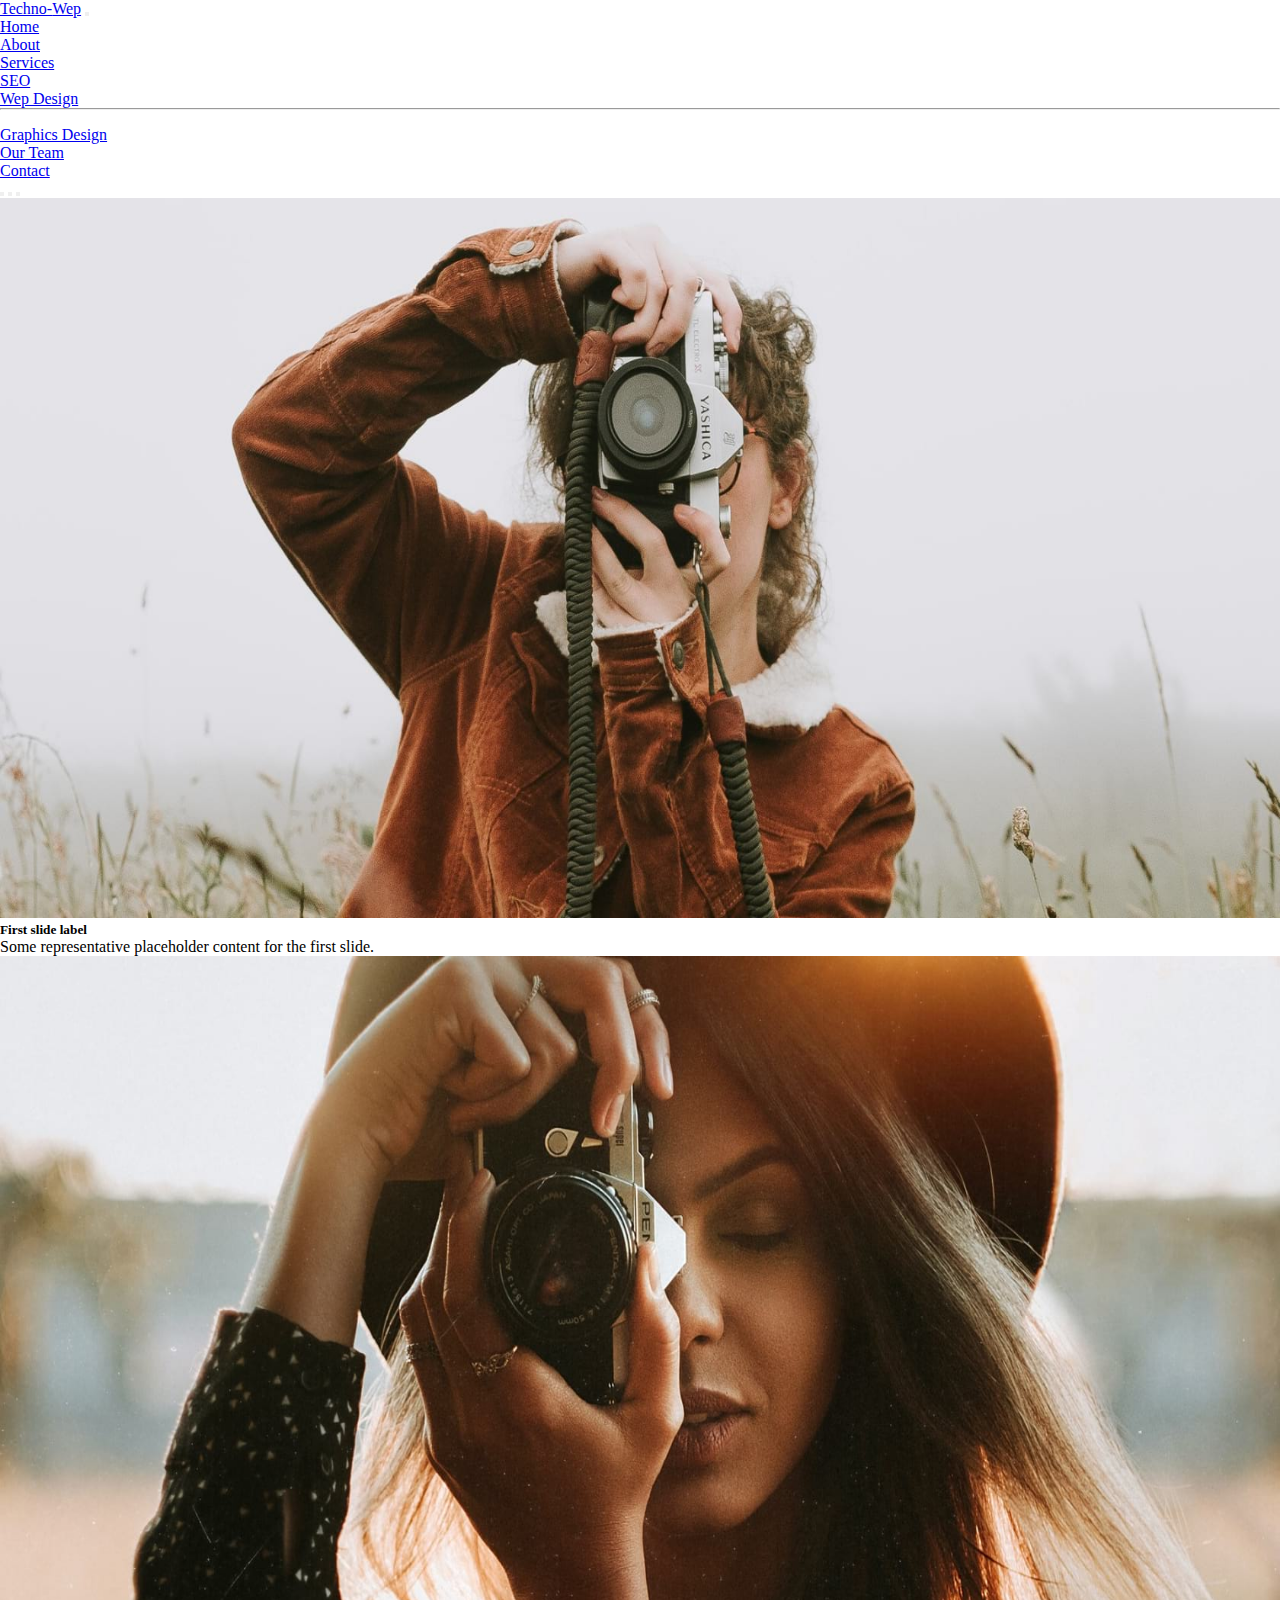
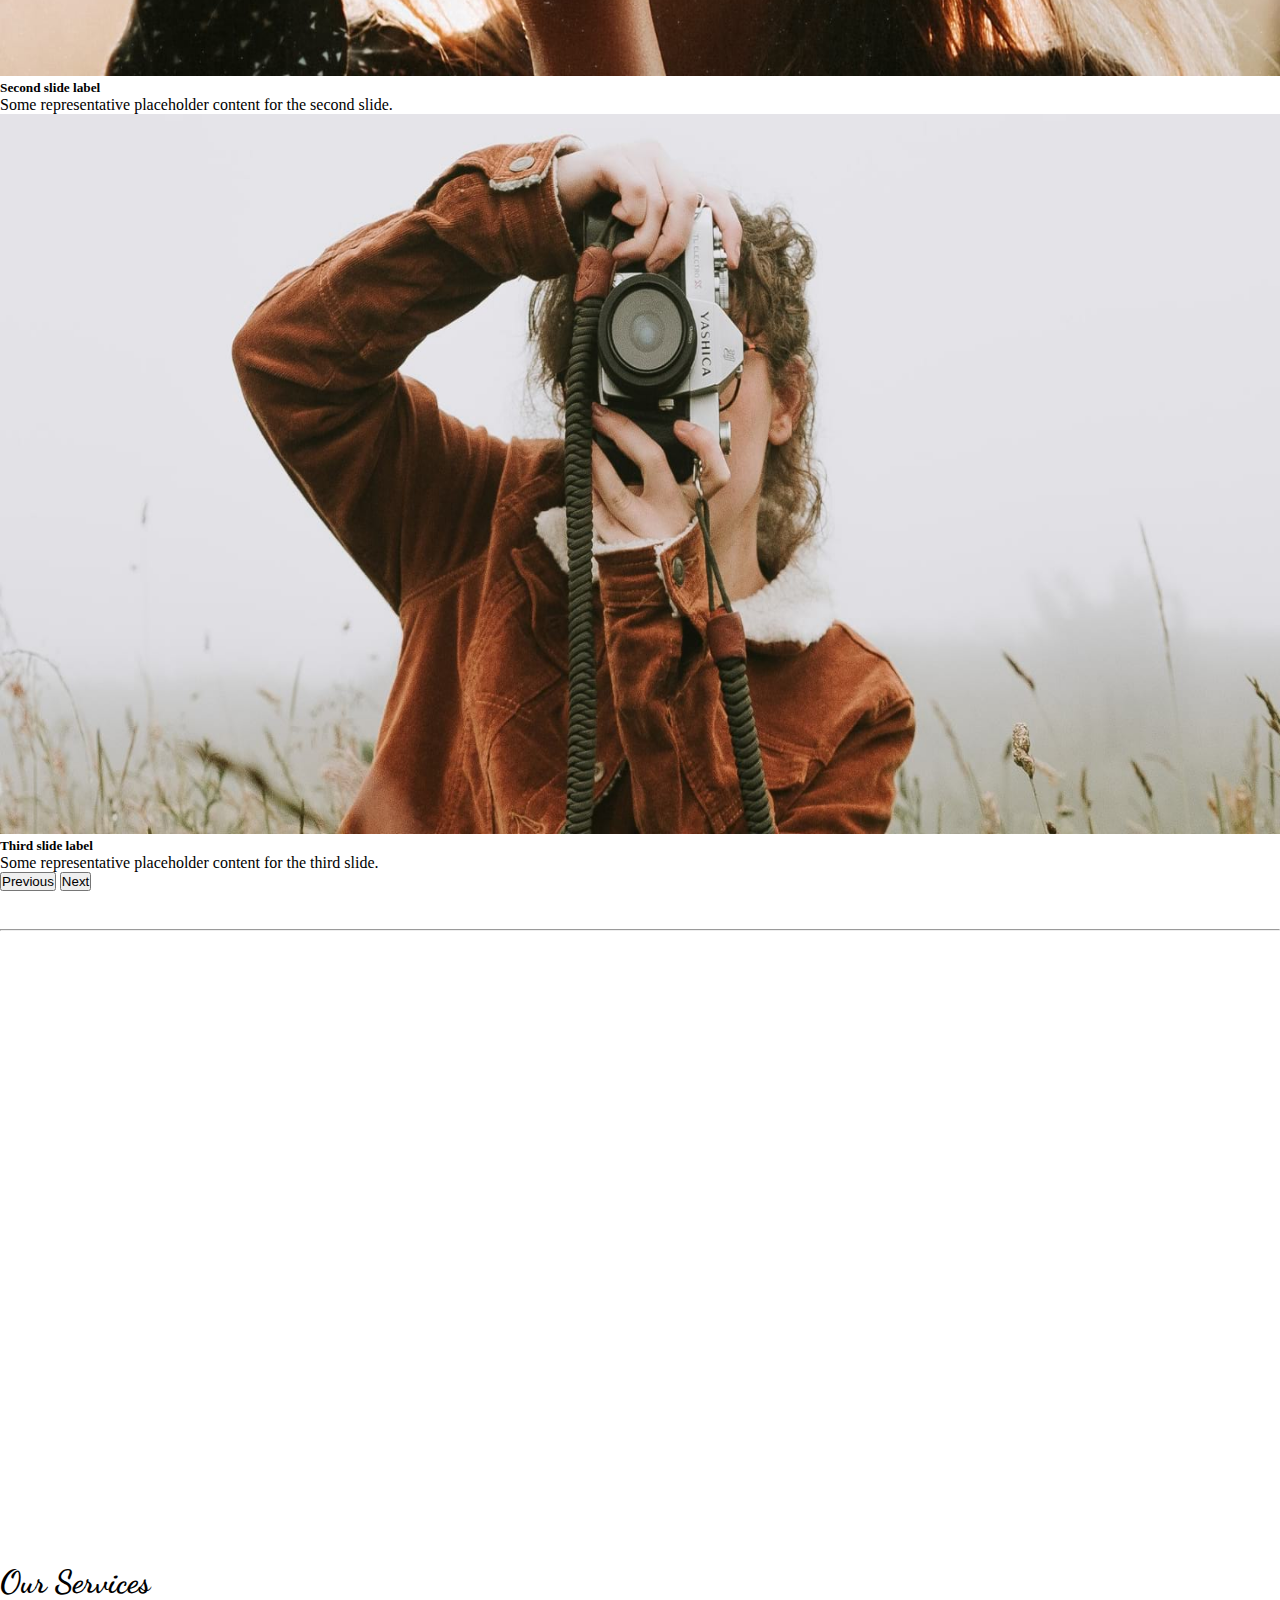
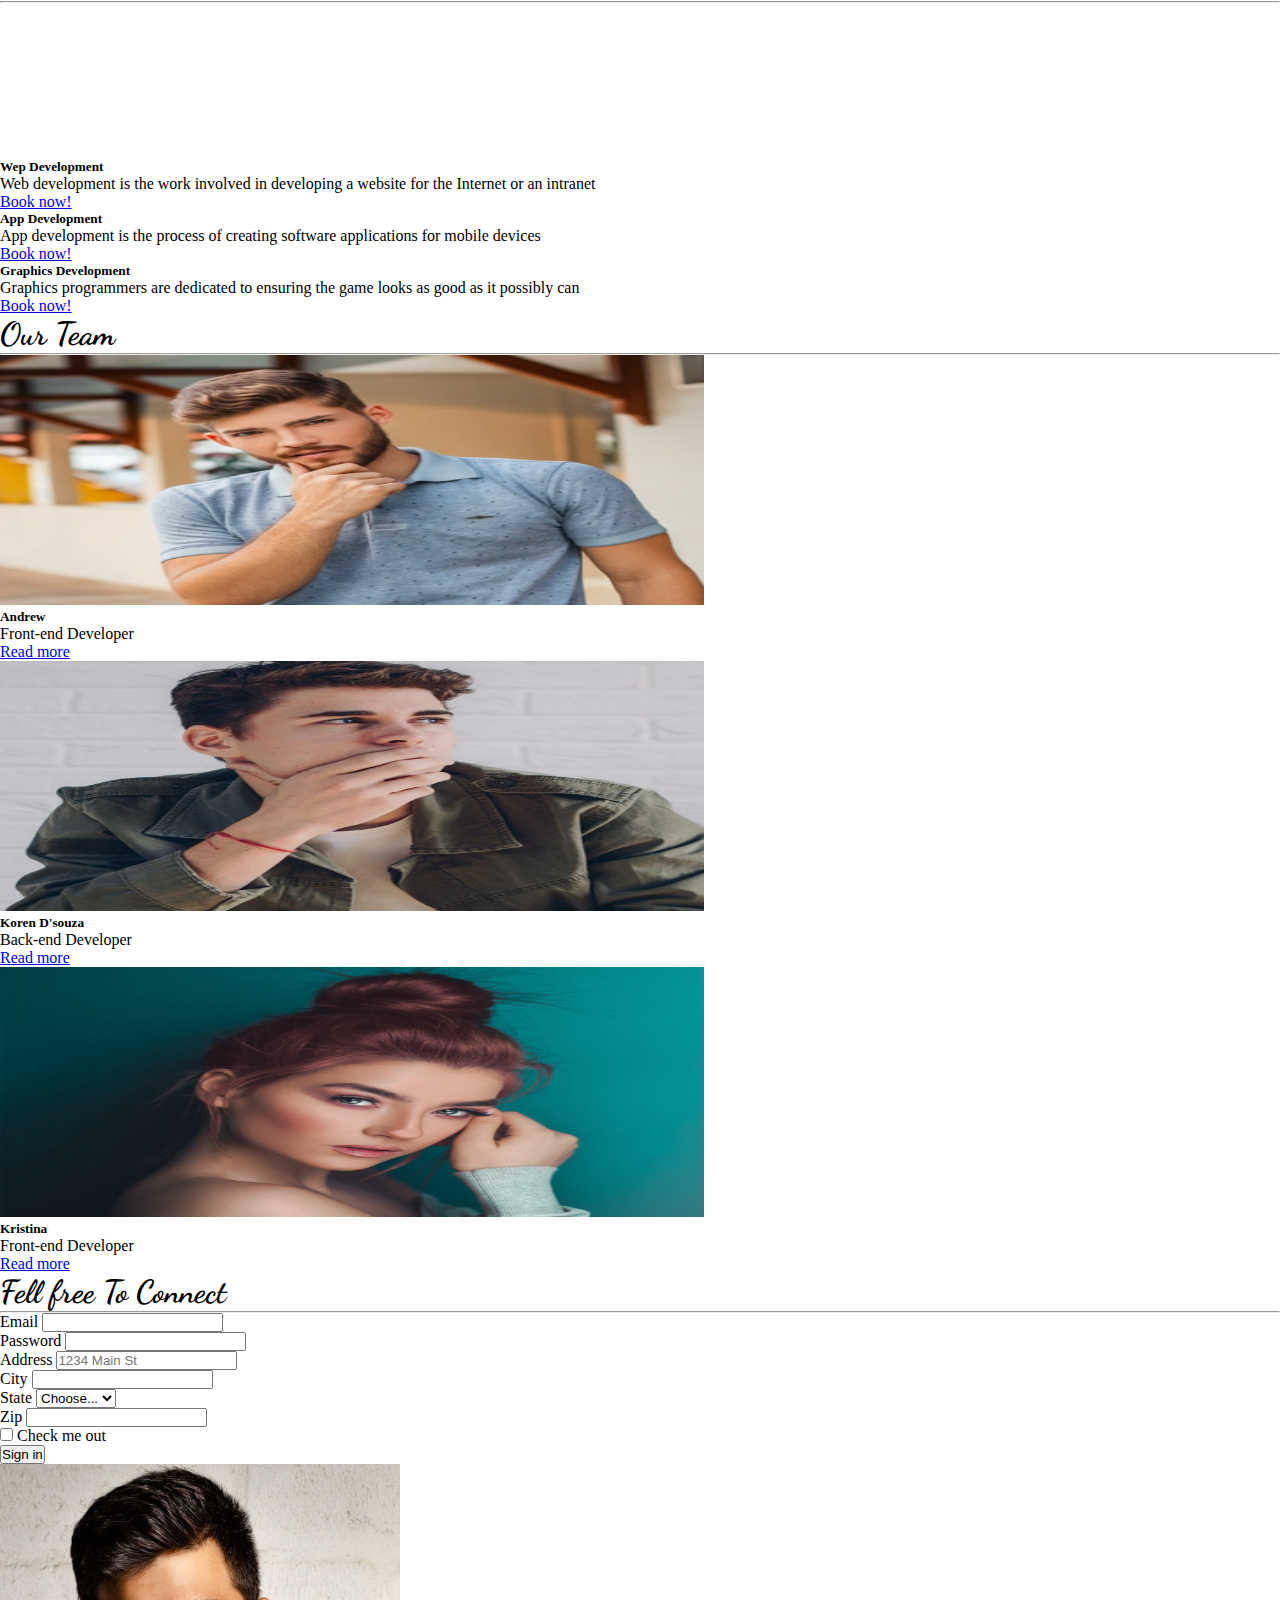
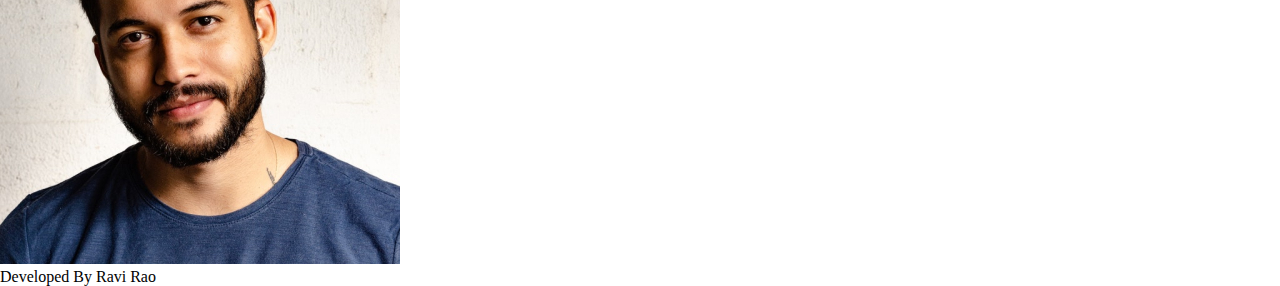
<file: Bootstap_Responsive_Temp/index.html>
<!DOCTYPE html>
<html lang="en">

<head>
    <meta charset="UTF-8">
    <meta name="viewport" content="width=device-width, initial-scale=1.0">
    <link rel="stylesheet" href="./style/index.css">
    <!-- Boostap link -->
    <link href="https://cdn.jsdelivr.net/npm/bootstrap@5.0.2/dist/css/bootstrap.min.css" rel="stylesheet"
        integrity="sha384-EVSTQN3/azprG1Anm3QDgpJLIm9Nao0Yz1ztcQTwFspd3yD65VohhpuuCOmLASjC" crossorigin="anonymous">
    <!-- Google Fonts -->
    <link href="https://fonts.googleapis.com/css2?family=Dancing+Script:wght@400..700&display=swap" rel="stylesheet">
    <link rel="stylesheet" href="https://cdnjs.cloudflare.com/ajax/libs/font-awesome/6.6.0/css/all.min.css"
        integrity="sha512-Kc323vGBEqzTmouAECnVceyQqyqdsSiqLQISBL29aUW4U/M7pSPA/gEUZQqv1cwx4OnYxTxve5UMg5GT6L4JJg=="
        crossorigin="anonymous" referrerpolicy="no-referrer" />
        <link href="https://unpkg.com/aos@2.3.1/dist/aos.css" rel="stylesheet">
    <title>Template</title>
</head>

<body>
    <header>
        <!-- Navbar -->
        <nav class="navbar navbar-expand-lg navbar-light bg-light px-4 border-bottom fixed-top">
            <div class="container-fluid">
                <a class="navbar-brand fs-2" href="#">Techno-<span class="text-primary">Wep</span></a>
                <button class="navbar-toggler" type="button" data-bs-toggle="collapse"
                    data-bs-target="#navbarSupportedContent" aria-controls="navbarSupportedContent"
                    aria-expanded="false" aria-label="Toggle navigation">
                    <span class="navbar-toggler-icon"></span>
                </button>
                <div class="collapse navbar-collapse" id="navbarSupportedContent">
                    <ul class="navbar-nav ms-auto mb-2 mb-lg-0 fs-5 text-center">
                        <li class="nav-item">
                            <a class="nav-link active text-primary" aria-current="page" href="#">Home</a>
                        </li>
                        <li class="nav-item">
                            <a class="nav-link" href="#about">About</a>
                        </li>
                        <li class="nav-item dropdown">
                            <a class="nav-link dropdown-toggle" href="#services" id="navbarDropdown" role="button"
                                data-bs-toggle="dropdown" aria-expanded="false">
                                Services
                            </a>
                            <ul class="dropdown-menu" aria-labelledby="navbarDropdown">
                                <li><a class="dropdown-item" href="#services">SEO</a></li>
                                <li><a class="dropdown-item" href="#services">Wep Design</a></li>
                                <li>
                                    <hr class="dropdown-divider">
                                </li>
                                <li><a class="dropdown-item" href="#">Graphics Design</a></li>
                            </ul>
                        </li>
                        <li class="nav-item">
                            <a class="nav-link" href="#ourtems">Our Team</a>
                        </li>
                        <li class="nav-item">
                            <a class="nav-link" href="#contact">Contact</a>
                        </li>
                    </ul>
                </div>
            </div>
        </nav>
        <div id="carouselExampleCaptions" class="carousel slide" data-bs-ride="carousel">
            <div class="carousel-indicators">
                <button type="button" data-bs-target="#carouselExampleCaptions" data-bs-slide-to="0" class="active"
                    aria-current="true" aria-label="Slide 1"></button>
                <button type="button" data-bs-target="#carouselExampleCaptions" data-bs-slide-to="1"
                    aria-label="Slide 2"></button>
                <button type="button" data-bs-target="#carouselExampleCaptions" data-bs-slide-to="2"
                    aria-label="Slide 3"></button>
            </div>
            <div class="carousel-inner">
                <div class="carousel-item active">
                    <img src="./Images/banner.jpg" class="d-block w-100" alt="...">
                    <div class="carousel-caption d-md-block">
                        <h5>First slide label</h5>
                        <p>Some representative placeholder content for the first slide.</p>
                    </div>
                </div>
                <div class="carousel-item">
                    <img src="./Images/banner1.jpg" class="d-block w-100" alt="...">
                    <div class="carousel-caption d-md-block">
                        <h5>Second slide label</h5>
                        <p>Some representative placeholder content for the second slide.</p>
                    </div>
                </div>
                <div class="carousel-item">
                    <img src="./Images/banner.jpg" class="d-block w-100" alt="...">
                    <div class="carousel-caption d-md-block">
                        <h5>Third slide label</h5>
                        <p>Some representative placeholder content for the third slide.</p>
                    </div>
                </div>
            </div>
            <button class="carousel-control-prev" type="button" data-bs-target="#carouselExampleCaptions"
                data-bs-slide="prev">
                <span class="carousel-control-prev-icon" aria-hidden="true"></span>
                <span class="visually-hidden">Previous</span>
            </button>
            <button class="carousel-control-next" type="button" data-bs-target="#carouselExampleCaptions"
                data-bs-slide="next">
                <span class="carousel-control-next-icon" aria-hidden="true"></span>
                <span class="visually-hidden">Next</span>
            </button>
        </div>
    </header>

    <!-- About sections -->
    <section class="about my-5">
        <div class="container" id="about">
            <div class="text-center my-5">
                <h1 data-aos="fade-up" data-aos-offset="200">About <span class="text-primary">Me</span></h1>
                <hr class="w-25 m-auto">
            </div>
            <div class="row">
                <div class="col-sm-12 col-md-6 col-lg-6 col-12" data-aos="zoom-in" data-aos-offset="200">
                    <h1>What do you <span class="text-primary"> want to know?</span></h1>
                    <p>A photo shoot is the process taken by creatives and models that results in a visual objective
                        being obtained. An example is a model posing for a photographer at a studio or an outdoor
                        location,A photo shoot is a series of images that are taken</p>
                    <button type="button" class="btn btn-light mb-5">Read more about</button>
                    <div class="accordion" id="accordionExample" data-aos="zoom-in-left" data-aos-offset="200">
                        <div class="accordion-item">
                            <h2 class="accordion-header" id="headingOne">
                                <button class="accordion-button" type="button" data-bs-toggle="collapse"
                                    data-bs-target="#collapseOne" aria-expanded="true" aria-controls="collapseOne">
                                    My Hobbis
                                </button>
                            </h2>
                            <div id="collapseOne" class="accordion-collapse collapse show" aria-labelledby="headingOne"
                                data-bs-parent="#accordionExample">
                                <div class="accordion-body">
                                    <strong>This is the first item's accordion body.</strong> It is shown by default,
                                    until the collapse plugin adds the appropriate classes that we use to style each
                                    element.
                                </div>
                            </div>
                        </div>
                        <div class="accordion-item">
                            <h2 class="accordion-header" id="headingTwo">
                                <button class="accordion-button collapsed" type="button" data-bs-toggle="collapse"
                                    data-bs-target="#collapseTwo" aria-expanded="false" aria-controls="collapseTwo">
                                    My Qualification
                                </button>
                            </h2>
                            <div id="collapseTwo" class="accordion-collapse collapse" aria-labelledby="headingTwo"
                                data-bs-parent="#accordionExample">
                                <div class="accordion-body">
                                    <strong>This is the second item's accordion body.</strong> It is hidden by default,
                                    until the collapse plugin adds the appropriate classes that we use to style each
                                    element.
                                </div>
                            </div>
                        </div>
                        <div class="accordion-item">
                            <h2 class="accordion-header" id="headingThree">
                                <button class="accordion-button collapsed" type="button" data-bs-toggle="collapse"
                                    data-bs-target="#collapseThree" aria-expanded="false" aria-controls="collapseThree">
                                    My Dreams
                                </button>
                            </h2>
                            <div id="collapseThree" class="accordion-collapse collapse" aria-labelledby="headingThree"
                                data-bs-parent="#accordionExample">
                                <div class="accordion-body">
                                    <strong>This is the third item's accordion body.</strong> It is hidden by default,
                                    until the collapse plugin adds the appropriate classes that we use to style each
                                    element.
                                </div>
                            </div>
                        </div>
                    </div>
                </div>
                <div class="col-sm-12 col-md-6 col-lg-6 col-12 m-auto text-end" data-aos="fade-up-right"data-aos-offset="200">
                    <img src="./Images/s4.jpg" alt="" class="img-fluid img-thumbnail">
                </div>
            </div>
        </div>
    </section>

    <!-- Services Sections -->
    <section class="Services py-5 bg-light">
        <div class="container" id="services">
            <div class="text-center my-5">
                <h1>Our <span class="text-primary">Services</span></h1>
                <hr class="w-25 m-auto">
            </div>
            <div class="row" data-aos="zoom-in-up"data-aos-offset="200">
                <div class="col-sm-12 col-md-4 col-lg-4 col-12">
                    <div class="card">
                        <div class="card-body">
                            <i class="fa-solid fa-users bg-primary p-2 text-white rounded mb-2"></i>
                            <h5 class="card-title">Wep Development</h5>
                            <p class="card-text">Web development is the work involved in developing a website for the
                                Internet or an intranet
                            </p>
                            <a href="#" class="btn btn-primary">Book now!</a>
                        </div>
                    </div>
                </div>
                <div class="col-sm-12 col-md-4 col-lg-4 col-12"data-aos="zoom-in-down"data-aos-offset="200">
                    <div class="card bg-primary text-white">
                        <div class="card-body">
                            <i class="fa-solid fa-code bg-primary p-2 text-white rounded mb-2"></i>
                            <h5 class="card-title">App Development</h5>
                            <p class="card-text">App development is the process of creating software applications for
                                mobile devices
                            </p>
                            <a href="#" class="btn btn-primary">Book now!</a>
                        </div>
                    </div>
                </div>
                <div class="col-sm-12 col-md-4 col-lg-4 col-12">
                    <div class="card">
                        <div class="card-body">
                            <i class="fa-solid fa-users bg-primary p-2 text-white rounded mb-2"></i>
                            <h5 class="card-title">Graphics Development</h5>
                            <p class="card-text">Graphics programmers are dedicated to ensuring the game looks as good
                                as it possibly can
                            </p>
                            <a href="#" class="btn btn-primary">Book now!</a>
                        </div>
                    </div>
                </div>
            </div>
            <div class="row mt-5">
                <div class="col-sm-12 col-md-4 col-lg-4 col-12">
                    <div class="card">
                        <div class="card-body">
                            <i class="fa-solid fa-code bg-primary p-2 text-white rounded mb-2"></i>
                            <h5 class="card-title">Wep Development</h5>
                            <p class="card-text">Web development is the work involved in developing a website for the
                                Internet or an intranet
                            </p>
                            <a href="#" class="btn btn-primary">Book now!</a>
                        </div>
                    </div>
                </div>
                <div class="col-sm-12 col-md-4 col-lg-4 col-12">
                    <div class="card bg-primary text-white">
                        <div class="card-body">
                            <i class="fa-solid fa-code bg-white p-2 text-dark rounded mb-2"></i>
                            <h5 class="card-title">App Development</h5>
                            <p class="card-text">App development is the process of creating software applications for
                                mobile devices
                            </p>
                            <a href="#" class="btn btn-primary">Book now!</a>
                        </div>
                    </div>
                </div>
                <div class="col-sm-12 col-md-4 col-lg-4 col-12">
                    <div class="card">
                        <div class="card-body">
                            <i class="fa-solid fa-users bg-primary p-2 text-white rounded mb-2"></i>
                            <h5 class="card-title">Graphics Development</h5>
                            <p class="card-text">Graphics programmers are dedicated to ensuring the game looks as good
                                as it possibly can
                            </p>
                            <a href="#" class="btn btn-primary">Book now!</a>
                        </div>
                    </div>
                </div>
            </div>
    </section>

    <!-- Our Tems -->
    <section class="team my-5 text-center">
        <div class="container" id="ourtems">
            <div class="text-center my-5">
                <h1>Our <span class="text-primary">Team</span></h1>
                <hr class="w-25 m-auto">
            </div>
            <div class="row">
                <div class="col-sm-12 col-md-4 col-lg-4 col-12">
                    <div class="card">
                        <div class="card-body">
                            <img src="./Images/s4.jpg" class="img-fluid rounded-circle border border-primary p-2"
                                alt="">
                            <h5 class="card-title mt-4">Andrew</h5>
                            <p class="card-text">Front-end Developer</p>
                            <a href="#" class="btn btn-primary">Read more</a>
                        </div>
                    </div>
                </div>
                <div class="col-sm-12 col-md-4 col-lg-4 col-12">
                    <div class="card">
                        <div class="card-body">
                            <img src="./Images/s2.jpg" class="img-fluid rounded-circle border border-primary p-2"
                                alt="">
                            <h5 class="card-title mt-4">Koren D'souza</h5>
                            <p class="card-text">Back-end Developer</p>
                            <a href="#" class="btn btn-primary">Read more</a>
                        </div>
                    </div>
                </div>
                <div class="col-sm-12 col-md-4 col-lg-4 col-12">
                    <div class="card">
                        <div class="card-body">
                            <img src="./Images/s3.jpg" class="img-fluid rounded-circle border border-primary p-2"
                                alt="">
                            <h5 class="card-title mt-4">Kristina</h5>
                            <p class="card-text">Front-end Developer</p>
                            <a href="#" class="btn btn-primary">Read more</a>
                        </div>
                    </div>
                </div>
            </div>
        </div>
    </section>

    <section class="contact py-5">
        <div class="container" id="contact">
             <div class="text-center my-5">
                <h1>Fell free <span class="text-primary">To Connect</span></h1>
                <hr class="w-25 m-auto">
            </div>
            <div class="row">
                <div class="col-sm-12 col-md-6 col-lg-6 col-12">
                    <form class="row g-3">
                        <div class="col-md-6">
                          <label for="inputEmail4" class="form-label">Email</label>
                          <input type="email" class="form-control" id="inputEmail4">
                        </div>
                        <div class="col-md-6">
                          <label for="inputPassword4" class="form-label">Password</label>
                          <input type="password" class="form-control" id="inputPassword4">
                        </div>
                        <div class="col-12">
                          <label for="inputAddress" class="form-label">Address</label>
                          <input type="text" class="form-control" id="inputAddress" placeholder="1234 Main St">
                        </div>
                        <div class="col-md-6">
                          <label for="inputCity" class="form-label">City</label>
                          <input type="text" class="form-control" id="inputCity">
                        </div>
                        <div class="col-md-4">
                          <label for="inputState" class="form-label">State</label>
                          <select id="inputState" class="form-select">
                            <option selected>Choose...</option>
                            <option>...</option>
                          </select>
                        </div>
                        <div class="col-md-2">
                          <label for="inputZip" class="form-label">Zip</label>
                          <input type="text" class="form-control" id="inputZip">
                        </div>
                        <div class="col-12">
                          <div class="form-check">
                            <input class="form-check-input" type="checkbox" id="gridCheck">
                            <label class="form-check-label" for="gridCheck">
                              Check me out
                            </label>
                          </div>
                        </div>
                        <div class="col-12">
                          <button type="submit" class="btn btn-primary">Sign in</button>
                        </div>
                      </form>
                </div>
                <div class="col-sm-12 col-md-6 col-lg-6 col-12 m-auto text-end p-4">
                    <img src="./Images/s6.jpg" alt="" class="img-fluid img-thumbnail p-2">
                </div>
            </div>
        </div>
    </section>

    <div class="container-fluid bg-primary text-white p-3 text-center fs-4">Developed By Ravi Rao</div>
    
    <!-- cdn -->
    <script src="https://cdn.jsdelivr.net/npm/@popperjs/core@2.9.2/dist/umd/popper.min.js"
        integrity="sha384-IQsoLXl5PILFhosVNubq5LC7Qb9DXgDA9i+tQ8Zj3iwWAwPtgFTxbJ8NT4GN1R8p"
        crossorigin="anonymous"></script>
    <script src="https://cdn.jsdelivr.net/npm/bootstrap@5.0.2/dist/js/bootstrap.min.js"
        integrity="sha384-cVKIPhGWiC2Al4u+LWgxfKTRIcfu0JTxR+EQDz/bgldoEyl4H0zUF0QKbrJ0EcQF"
        crossorigin="anonymous"></script>
        <script src="https://unpkg.com/aos@2.3.1/dist/aos.js"></script>
        <script>
            AOS.init();
          </script>
</body>

</html>
</file>
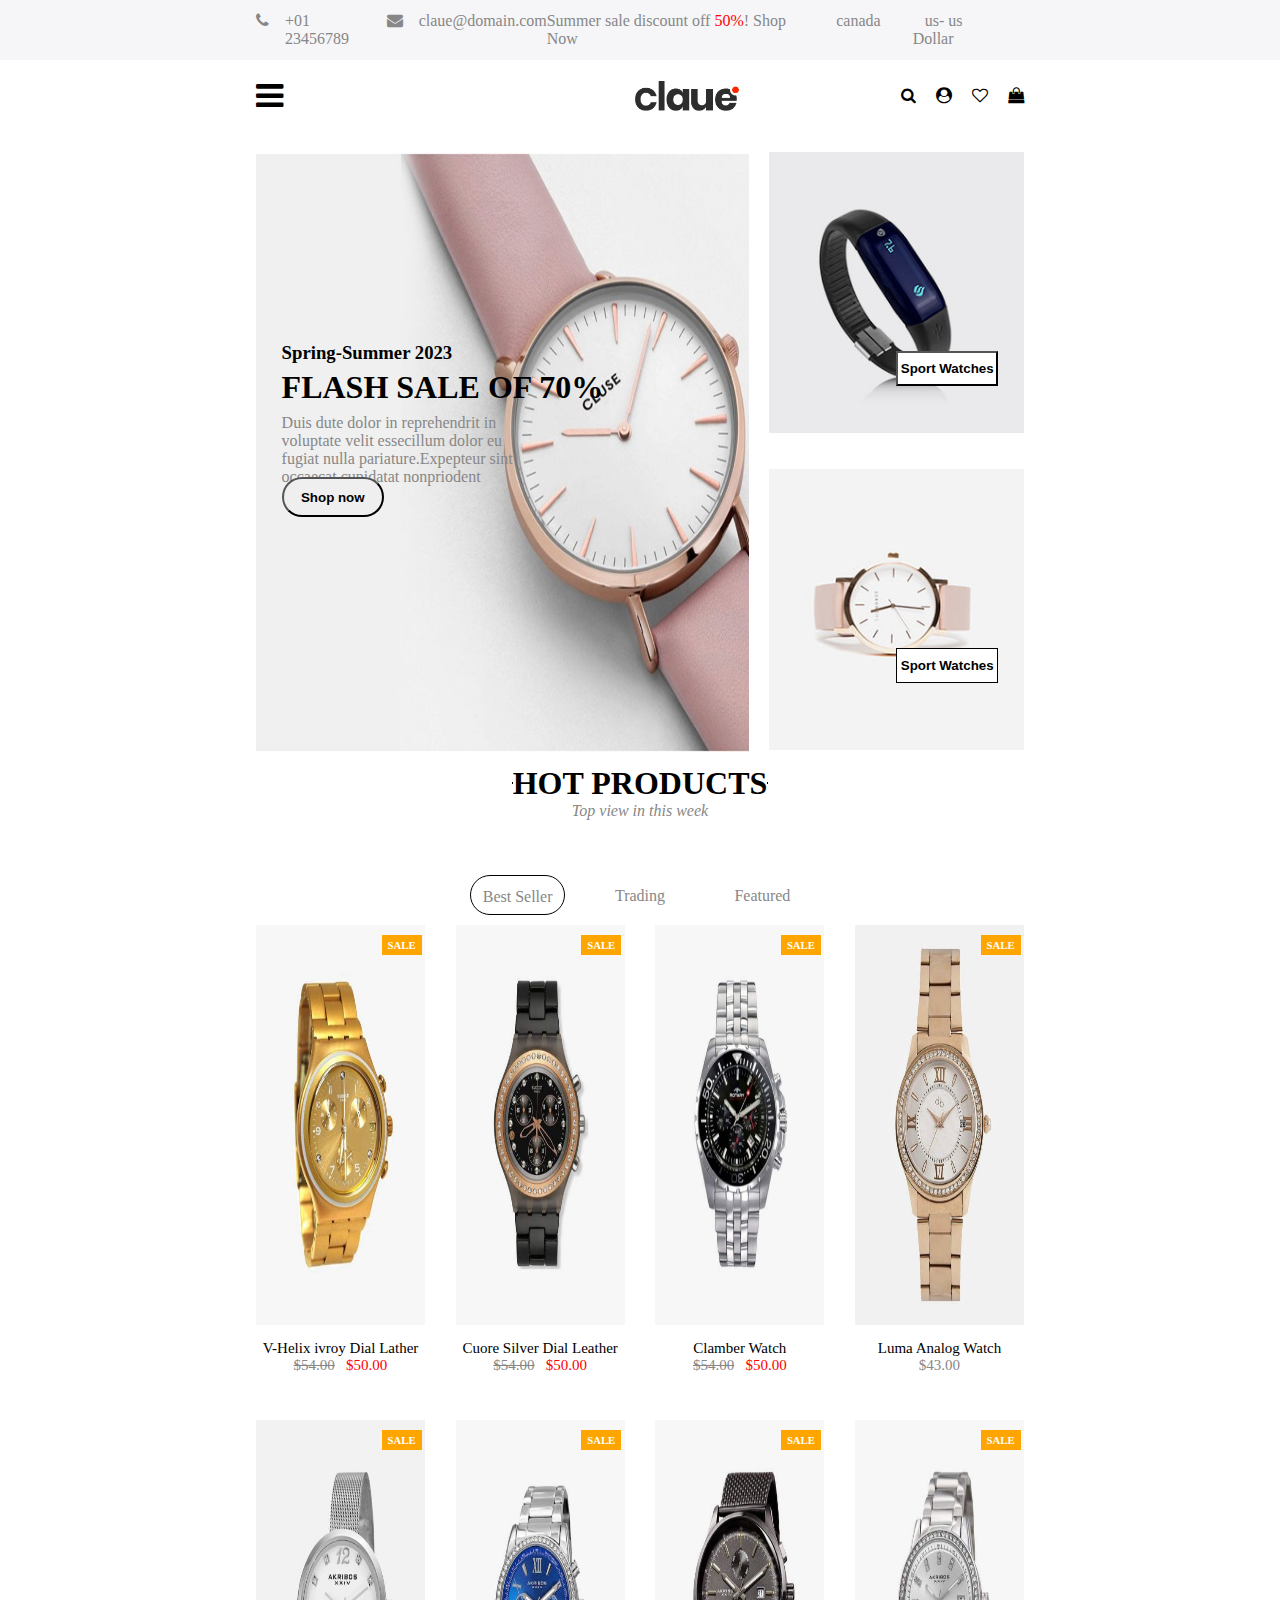
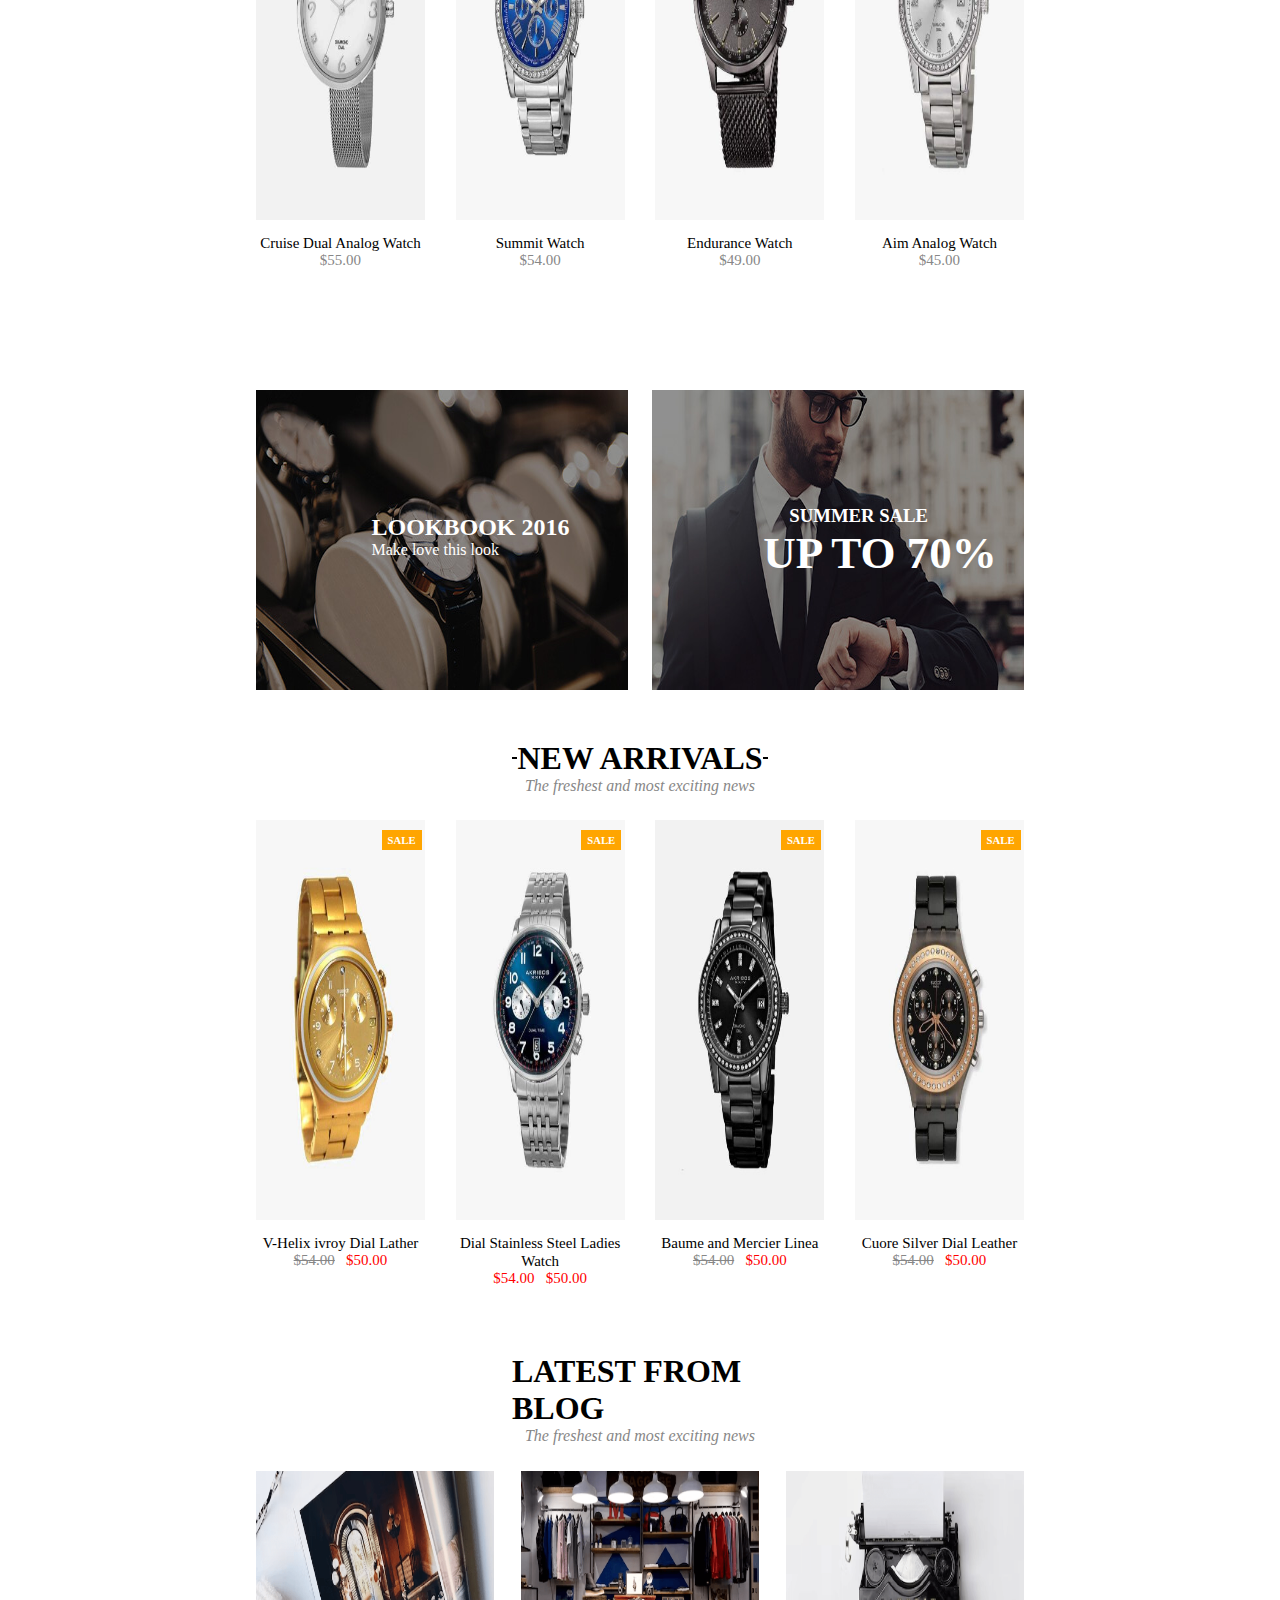
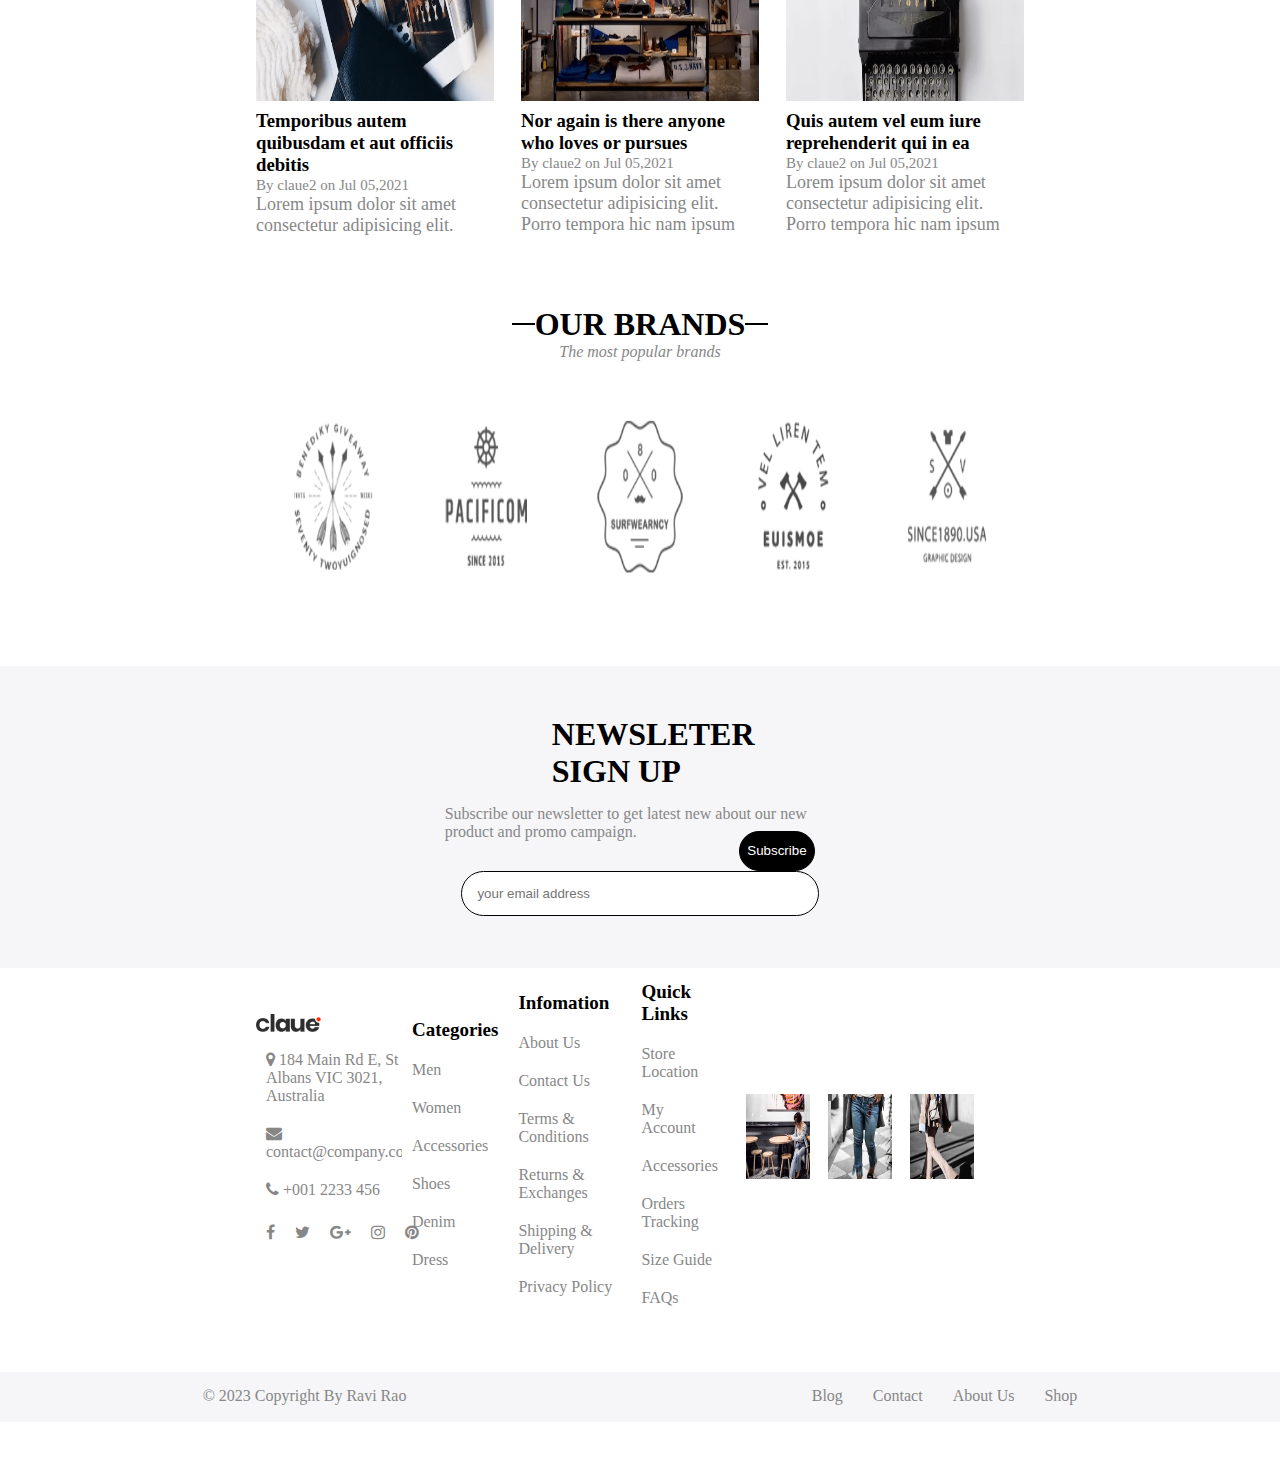
<file: Template-2/index.html>
<!DOCTYPE html>
<html lang="en">

<head>
    <meta charset="UTF-8">
    <meta http-equiv="X-UA-Compatible" content="IE=edge">
    <meta name="viewport" content="width=device-width, initial-scale=1.0">
    <title>Home Watches</title>
    <link rel="stylesheet" href="style.css">
    <link rel="stylesheet" href="https://cdnjs.cloudflare.com/ajax/libs/font-awesome/4.7.0/css/font-awesome.min.css">
</head>
</head>

<body>
    <div class="navigation">
        <div class="navigation-bar">
            <div class="contact">
                <i class="fa fa-phone"></i> &nbsp;&nbsp;&nbsp;&nbsp;
                <span>+01 23456789</span> &nbsp;&nbsp;&nbsp;&nbsp;
                <i class="fa fa-envelope"></i> &nbsp;&nbsp;&nbsp;&nbsp;
                <span>claue@domain.com</span>
            </div>
            <div class="navigation-offer">
                <span></p>Summer sale discount off <span style="color:red;">50%</span>! Shop Now</span>
            </div>
            <div class="navigation-location">
                <ul>
                    <li><a href="">canada</a></li>
                    <li><a href="">us- us Dollar</a></li>
                </ul>
            </div>
        </div>
    </div>
    <div class="navi-manu">
        <div class="bar">
            <i class="fa fa-bars fa-2x"></i>
        </div>
        <div class="img">
            <img src="image/logo.png" alt="">
        </div>
        <div class="navigation-icon">
            <i class="fa fa-search"></i>&nbsp;&nbsp;&nbsp;&nbsp;
            <i class="fa fa-user-circle"></i>&nbsp;&nbsp;&nbsp;&nbsp;
            <i class="fa fa-heart-o"></i>&nbsp;&nbsp;&nbsp;&nbsp;
            <i class="fa fa-shopping-bag"></i>
        </div>
    </div>
    <div class="main-poster">
        <div class="poster-1">
            <img src="image/slider-watch-1.jpeg" alt="">
            <h3>Spring-Summer 2023</h3>
            <h1>FLASH SALE OF 70%</h1>
            <span style="color: #878787;">Duis dute dolor in reprehendrit in voluptate velit essecillum dolor eu fugiat nulla pariature.Expepteur sint occaecat cupidatat nonpriodent</span>
            <button>Shop now</button>
        </div> 
        <div class="poster-right">
            <div class="poster-right-1">
                <img src="image/banner-watch-02.jpeg" alt="">
                <button>Sport Watches</button>
            </div>
            <div class="poster-right-2">
                <img src="image/banner-watch-03.jpeg" alt="">
                <button>Sport Watches</button>
            </div>
        </div>
    </div>
    <section>
        <div class="main-title">
            <div class="title">
                <h1>HOT PRODUCTS</h1>
                <span>Top view in this week</span>
            </div>
        </div>
    </section>
    <section>
        <div class="option">
            <ul>
                <li><a href="" class="active">Best Seller</a></li>
                <li><a href="">Trading</a></li>
                <li><a href="">Featured</a></li>
            </ul>
        </div>
        <div class="maim-gallery-1">
            <div class="gallery">
                <img src="image/product-watch-04.jpeg" alt="">
                <span>V-Helix ivroy Dial Lather</span>
                <p style="color: red;"><strike style="color: #878787;">$54.00</strike>&nbsp;&nbsp;&nbsp;$50.00</p>
                <h6>SALE</h6>
                <button>Add to Cart</button>
                <div class="g1-icon">
                    <ul>
                        <li><i class="fa fa fa-search"></i></li>
                        <li><i class="fa fa fa-heart-o"></i></li>
                        <li><i class="fa fa fa-bar-chart-o"></i></li>
                    </ul>
                </div>
                <div class="mg-1">
                </div>
            </div>
            <div class="gallery">
                <img src="image/product-watch-05.jpeg" alt="">
                <span>Cuore Silver Dial Leather</span>
                <p style="color: red;"><strike style="color: #878787;">$54.00</strike>&nbsp;&nbsp;&nbsp;$50.00</p>
                <h6>SALE</h6>
                <button>Add to Cart</button>
                <div class="g1-icon">
                    <ul>
                        <li><i class="fa fa fa-search"></i></li>
                        <li><i class="fa fa fa-heart-o"></i></li>
                        <li><i class="fa fa fa-bar-chart-o"></i></li>
                    </ul>
                </div>
                <div class="mg-1">
                </div>
            </div>
            <div class="gallery">
                <img src="image/product-watch-06.jpeg" alt="">
                <span>Clamber Watch</span>
                <p style="color: red;"><strike style="color: #878787;">$54.00</strike>&nbsp;&nbsp;&nbsp;$50.00</p>
                <h6>SALE</h6>
                <button>Add to Cart</button>
                <div class="g1-icon">
                    <ul>
                        <li><i class="fa fa fa-search"></i></li>
                        <li><i class="fa fa fa-heart-o"></i></li>
                        <li><i class="fa fa fa-bar-chart-o"></i></li>
                    </ul>
                </div>
                <div class="mg-1">
                </div>
            </div>
            <div class="gallery">
                <img src="image/product-watch-07.jpeg" alt="">
                <span>Luma Analog Watch</span>
                <p style="color: #878787;">$43.00</p>
                <h6>SALE</h6>
                <button>Add to Cart</button>
                <div class="g1-icon">
                    <ul>
                        <li><i class="fa fa fa-search"></i></li>
                        <li><i class="fa fa fa-heart-o"></i></li>
                        <li><i class="fa fa fa-bar-chart-o"></i></li>
                    </ul>
                </div>
                <div class="mg-1">
                </div>
            </div>
        </div>
        <div class="maim-gallery-2">
            <div class="gallery">
                <img src="image/product-watch-08.jpeg" alt="">
                <span>Cruise Dual Analog Watch</span>
                <p style="color: #878787;">$55.00</p>
                <h6>SALE</h6>
                <button>Add to Cart</button>
                <div class="g1-icon">
                    <ul>
                        <li><i class="fa fa fa-search"></i></li>
                        <li><i class="fa fa fa-heart-o"></i></li>
                        <li><i class="fa fa fa-bar-chart-o"></i></li>
                    </ul>
                </div>
                <div class="mg-1">
                </div>
            </div>
            <div class="gallery">
                <img src="image/product-watch-09.jpeg" alt="">
                <span>Summit Watch</span>
                <p style="color: #878787;">$54.00</p>
                <h6>SALE</h6>
                <button>Add to Cart</button>
                <div class="g1-icon">
                    <ul>
                        <li><i class="fa fa fa-search"></i></li>
                        <li><i class="fa fa fa-heart-o"></i></li>
                        <li><i class="fa fa fa-bar-chart-o"></i></li>
                    </ul>
                </div>
                <div class="mg-1">
                </div>
            </div>
            <div class="gallery">
                <img src="image/product-watch-10.jpeg" alt="">
                <span>Endurance Watch</span>
                <p style="color: #878787;">$49.00</p>
                <h6>SALE</h6>
                <button>Add to Cart</button>
                <div class="g1-icon">
                    <ul>
                        <li><i class="fa fa fa-search"></i></li>
                        <li><i class="fa fa fa-heart-o"></i></li>
                        <li><i class="fa fa fa-bar-chart-o"></i></li>
                    </ul>
                </div>
                <div class="mg-1">
                </div>
            </div>
            <div class="gallery">
                <img src="image/product-watch-11.jpeg" alt="">
                <span>Aim Analog Watch</span>
                <p style="color: #878787;">$45.00</p>
                <h6>SALE</h6>
                <button>Add to Cart</button>
                <div class="g1-icon">
                    <ul>
                        <li><i class="fa fa fa-search"></i></li>
                        <li><i class="fa fa fa-heart-o"></i></li>
                        <li><i class="fa fa fa-bar-chart-o"></i></li>
                    </ul>
                </div>
                <div class="mg-1">
                </div>
            </div>
        </div>
        <div class="main-banner">
            <div class="banner-1">
                <img src="image/banner-watch-12.jpeg" alt="">
                <h2>LOOKBOOK 2016</h2>
                <span>Make love this look</span>
            </div>
            <div class="banner-2">
                <img src="image/banner-watch-13.jpeg" alt="">
                <h3>SUMMER SALE</h3>
                <h1>UP TO 70%</h1>
            </div>
        </div>
    </section>
    <section>
        <div class="main-title-2">
            <div class="title">
                <h1>NEW ARRIVALS</h1>
                <span>The freshest and most exciting news</span>
            </div>
        </div>
        <div class="main-gallery-3">
            <div class="gallery">
                <img src="image/product-watch-04.jpeg" alt="">
                <span>V-Helix ivroy Dial Lather</span>
                <p style="color: red;"><strike style="color: #878787;">$54.00</strike>&nbsp;&nbsp;&nbsp;$50.00</p>
                <h6>SALE</h6>
                <button>Add to Cart</button>
                <div class="g1-icon">
                    <ul>
                        <li><i class="fa fa fa-search"></i></li>
                        <li><i class="fa fa fa-heart-o"></i></li>
                        <li><i class="fa fa fa-bar-chart-o"></i></li>
                    </ul>
                </div>
                <div class="mg-1">
                </div>
            </div>
            <div class="gallery">
                <img src="image/product-watch-12.jpeg" alt="">
                <span>Dial Stainless Steel Ladies Watch</span>
                <p style="color: red;"<strike style="color: #878787;">$54.00</strike>&nbsp;&nbsp;&nbsp;$50.00</p>
                <h6>SALE</h6>
                <button>Add to Cart</button>
                <div class="g1-icon">
                    <ul>
                        <li><i class="fa fa fa-search"></i></li>
                        <li><i class="fa fa fa-heart-o"></i></li>
                        <li><i class="fa fa fa-bar-chart-o"></i></li>
                    </ul>
                </div>
                <div class="mg-1">
                </div>
            </div>
            <div class="gallery">
                <img src="image/product-watch-13.jpeg" alt="">
                <span>Baume and Mercier Linea</span>
                <p style="color: red;"><strike style="color: #878787;">$54.00</strike>&nbsp;&nbsp;&nbsp;$50.00</p>
                <h6>SALE</h6>
                <button>Add to Cart</button>
                <div class="g1-icon">
                    <ul>
                        <li><i class="fa fa fa-search"></i></li>
                        <li><i class="fa fa fa-heart-o"></i></li>
                        <li><i class="fa fa fa-bar-chart-o"></i></li>
                    </ul>
                </div>
                <div class="mg-1">
                </div>
            </div>
            <div class="gallery">
                <img src="image/product-watch-15.jpeg" alt="">
                <span>Cuore Silver Dial Leather</span>
                <p style="color: red;"><strike style="color: #878787;">$54.00</strike>&nbsp;&nbsp;&nbsp;$50.00</p>
                <h6>SALE</h6>
                <button>Add to Cart</button>
                <div class="g1-icon">
                    <ul>
                        <li><i class="fa fa fa-search"></i></li>
                        <li><i class="fa fa fa-heart-o"></i></li>
                        <li><i class="fa fa fa-bar-chart-o"></i></li>
                    </ul>
                </div>
                <div class="mg-1">
                </div>
            </div>
        </div>
        </div>
    </section>
    <section>
        <div class="main-title-2">
            <div class="title">
                <h1>LATEST FROM BLOG</h1>
                <span>The freshest and most exciting news</span>
            </div>
        </div>
        <div class="main-gallery-4">
            <div class="gallery">
                <img src="image/blog-2.png" alt="">
                <h3>Temporibus autem quibusdam et aut officiis debitis</h3>
                <span style="color: #878787;">By claue2 on Jul 05,2021</span>
                <p style="color: #878787;">Lorem ipsum dolor sit amet consectetur adipisicing elit. Porro tempora hic nam ipsum dolorum, quam unde expedita illo.</p>
            </div>
            <div class="gallery">
                <img src="image/blog-3.png" alt="">
                <h3>Nor again is there anyone who loves or pursues</h3>
                <span style="color: #878787;">By claue2 on Jul 05,2021</span>
                <p style="color: #878787;">Lorem ipsum dolor sit amet consectetur adipisicing elit. Porro tempora hic nam ipsum dolorum, quam unde expedita illo.</p>
                

            </div>
            <div class="gallery">
                <img src="image/blog-4.png" alt="">
                <h3>Quis autem vel eum iure reprehenderit qui in ea</h3>
                <span style="color: #878787;">By claue2 on Jul 05,2021</span>
                <p style="color: #878787;">Lorem ipsum dolor sit amet consectetur adipisicing elit. Porro tempora hic nam ipsum dolorum, quam unde expedita illo.</p>
                
            </div>
        </div>
    </section>
    <section>
        <div class="main-title-2">
            <div class="title">
                <h1>OUR BRANDS</h1>
                <span>The most popular brands</span>
            </div>
        </div>
        <div class="main-gallery-5">
            <div class="gallery">
                <img src="image/brand-cos-01.png" alt="">
            </div>
            <div class="gallery">
                <img src="image/brand-cos-02.png" alt="">
            </div>
            <div class="gallery">
                <img src="image/brand-cos-03.png" alt="">
            </div>
            <div class="gallery">
                <img src="image/brand-cos-04.png" alt="">
            </div>
            <div class="gallery">
                <img src="image/brand-cos-05.png" alt="">
            </div>
        </div>
    </section>

    <section>
        <div class="footer-container">
            <div class="footer-top">
                <h1>NEWSLETER SIGN UP</h1>
                <p style="color: #878787;">Subscribe our newsletter to get latest new about our new product and promo campaign.</p>
                <input type="text" placeholder="your email address " style="padding-left: 15px; color: #878787;;">
                <button class="butt">Subscribe</button>
            </div>
        </div>
    </section>

    <section>
        <div class="footer">

             <div class="footer-first">
                 <img src="image/logo.png" alt="">
                 <div class="footer-content">
                    <ul class="social-content">
                        <li> <i class="fa fa-map-marker"></i>  184 Main Rd E, St Albans
                            VIC 3021, Australia </li>
                        <li> <i class="fa fa-envelope"></i> contact@company.com </li>
                        <li> <i class="fa fa-phone"></i> +001 2233 456</li>
                    </ul>
                 </div>
                 <div class="social-icon">
                    <ul>
                        <li><i class="fa fa-facebook"></i></li>
                        <li><i class="fa fa-twitter"></i></li>
                        <li><i class="fa fa-google-plus"></i></li>
                        <li><i class="fa fa-instagram"></i></li>
                        <li><i class="fa fa-pinterest"></i></li>
                    </ul>
                 </div>
             </div>

            <div class="footer-second">
                    
                <div class="footer-content">
                    <ul>
                        <li style="font-weight: bold; font-size: 19px; color: black; ">Categories</li>
                        <li>Men</li>
                        <li>Women</li>
                        <li>Accessories</li>
                        <li>Shoes</li>
                        <li>Denim</li>
                        <li>Dress</li>
                    </ul>
                </div>
            </div>

            <div class="footer-third">
                    
                <div class="footer-content">
                    <ul>
                        <li style="font-weight: bold; font-size: 19px; color: black;">Infomation</li>
                        <li>About Us</li>
                        <li>Contact Us</li>
                        <li>Terms & Conditions</li>
                        <li>Returns & Exchanges</li>
                        <li>Shipping & Delivery</li>
                        <li>Privacy Policy</li>
                    </ul>
                </div>
            </div>

            <div class="footer-four">
                    
                <div class="footer-content">
                    <ul>
                        <li style="font-weight: bold; font-size: 19px; color: black;">Quick Links</li>
                        <li>Store Location</li>
                        <li>My Account</li>
                        <li>Accessories</li>
                        <li>Orders Tracking</li>
                        <li>Size Guide</li>
                        <li>FAQs</li>
                    </ul>
                </div>
            </div>

            <div class="footer-five">
                    
                <div class="footer-content">
                    <h3>Instagram Feed</h3>
                    <ul>
                        <div id="img-1">
                            <li style="overflow: hidden;"><img src="image/img-1.jpg" alt="" ></li>
                            <div class="fot-cont-icon">
                                <i class="fa fa-heart-o" style="margin-left: 20px; margin-top: 45px;">&nbsp;&nbsp;&nbsp;3</i><br>
                                <i class="fa fa-comments-o" style="margin-left: 20px; margin-top: 5px;">&nbsp;&nbsp;&nbsp;0</i>
                            </div>
                        </div>
                        <div id="img-2">
                            <li style="overflow: hidden;"><img src="image/img-2.jpg" alt=""></li>
                            <div class="fot-cont-icon">
                                <i class="fa fa-heart-o" style="margin-left: 20px; margin-top: 45px;">&nbsp;&nbsp;&nbsp;3</i><br>
                                <i class="fa fa-comments-o" style="margin-left: 20px; margin-top: 5px;">&nbsp;&nbsp;&nbsp;0</i>
                            </div>
                        </div>
                        <div id="img-3">
                            <li style="overflow: hidden;"><img src="image/img-3.jpg" alt=""></li>
                            <div class="fot-cont-icon">
                                <i class="fa fa-heart-o" style="margin-left: 20px; margin-top: 45px;">&nbsp;&nbsp;&nbsp;3</i><br>
                                <i class="fa fa-comments-o" style="margin-left: 20px; margin-top: 5px;">&nbsp;&nbsp;&nbsp;0</i>
                            </div>
                        </div>
                    </ul>
                </div>
            </div>
        </div>
        <div class="footer-bottom">
            <span style="color: #878787;">© 2023 Copyright By Ravi Rao</span>
            <ul>
                <li>Blog</li>
                <li>Contact</li>
                <li>About Us</li>
                <li>Shop</li>
            </ul>
        </div>
    </section>
    
</body>

</html>
</file>
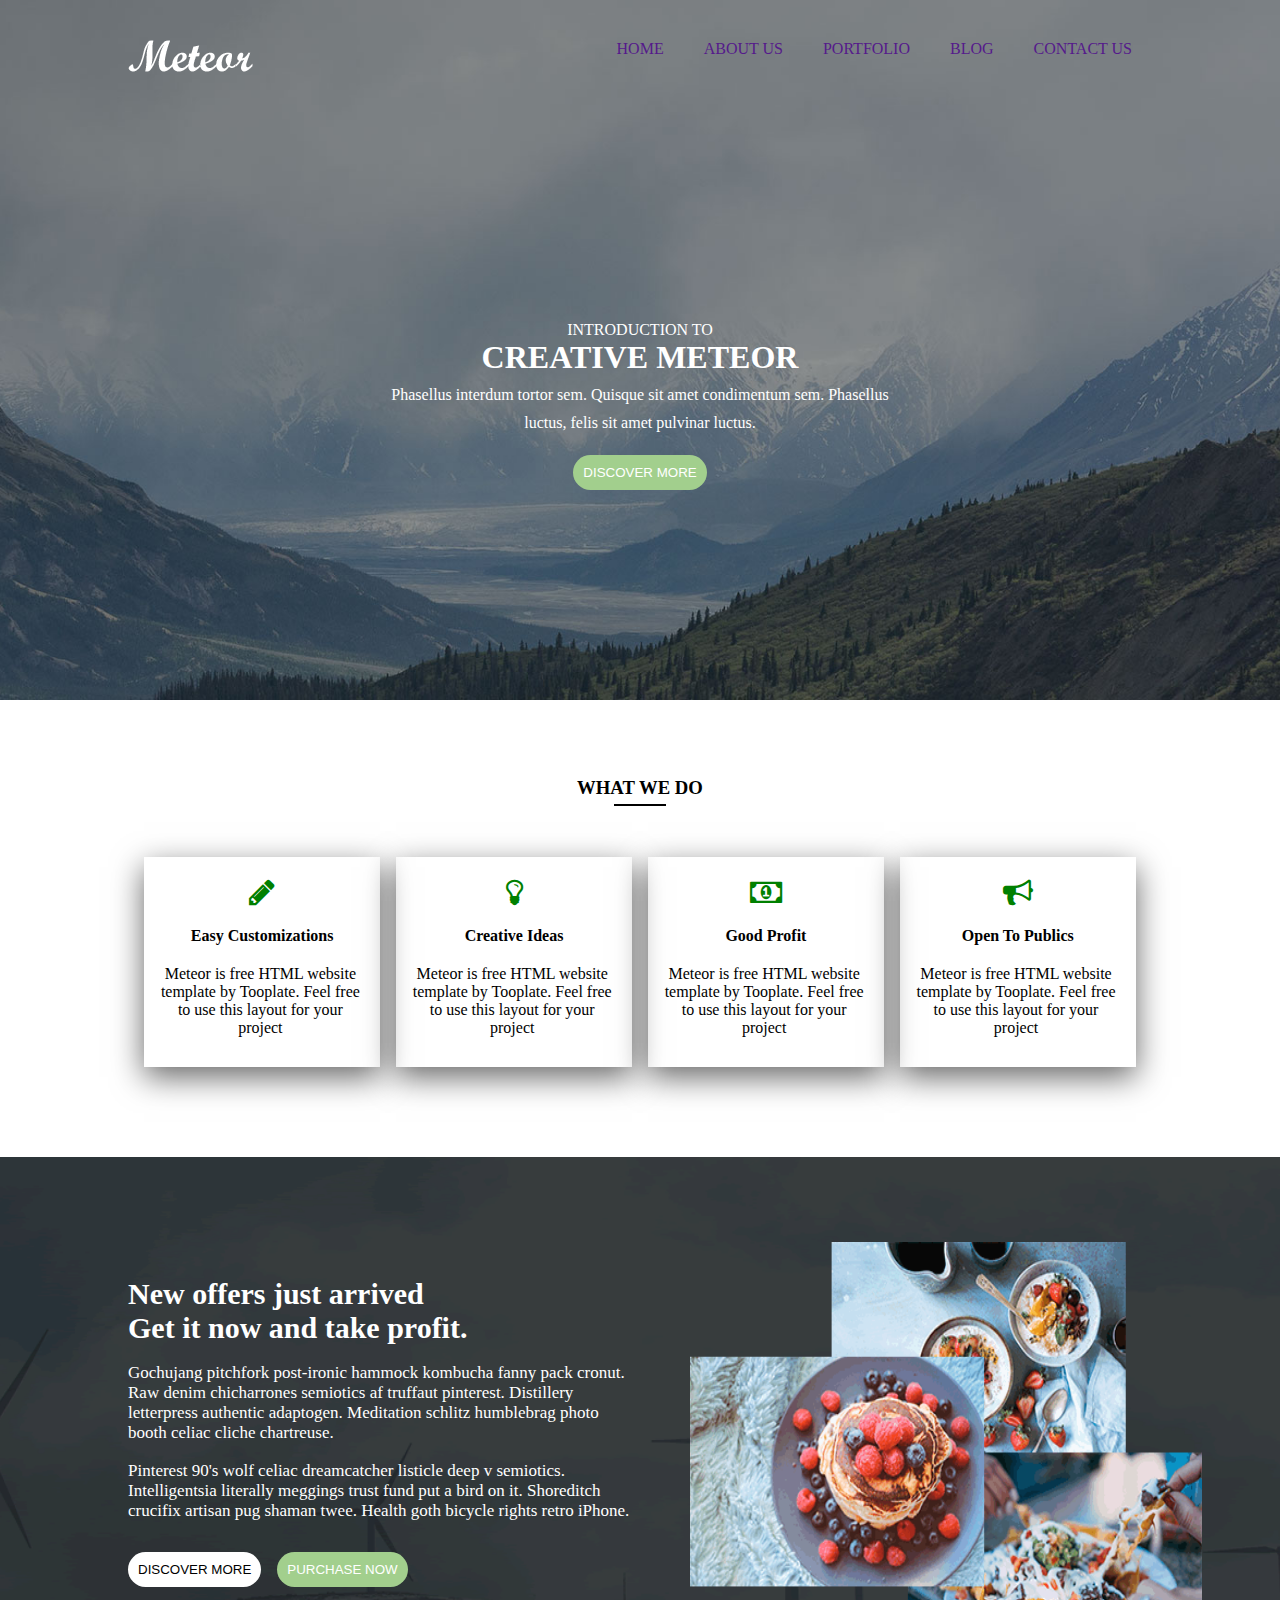
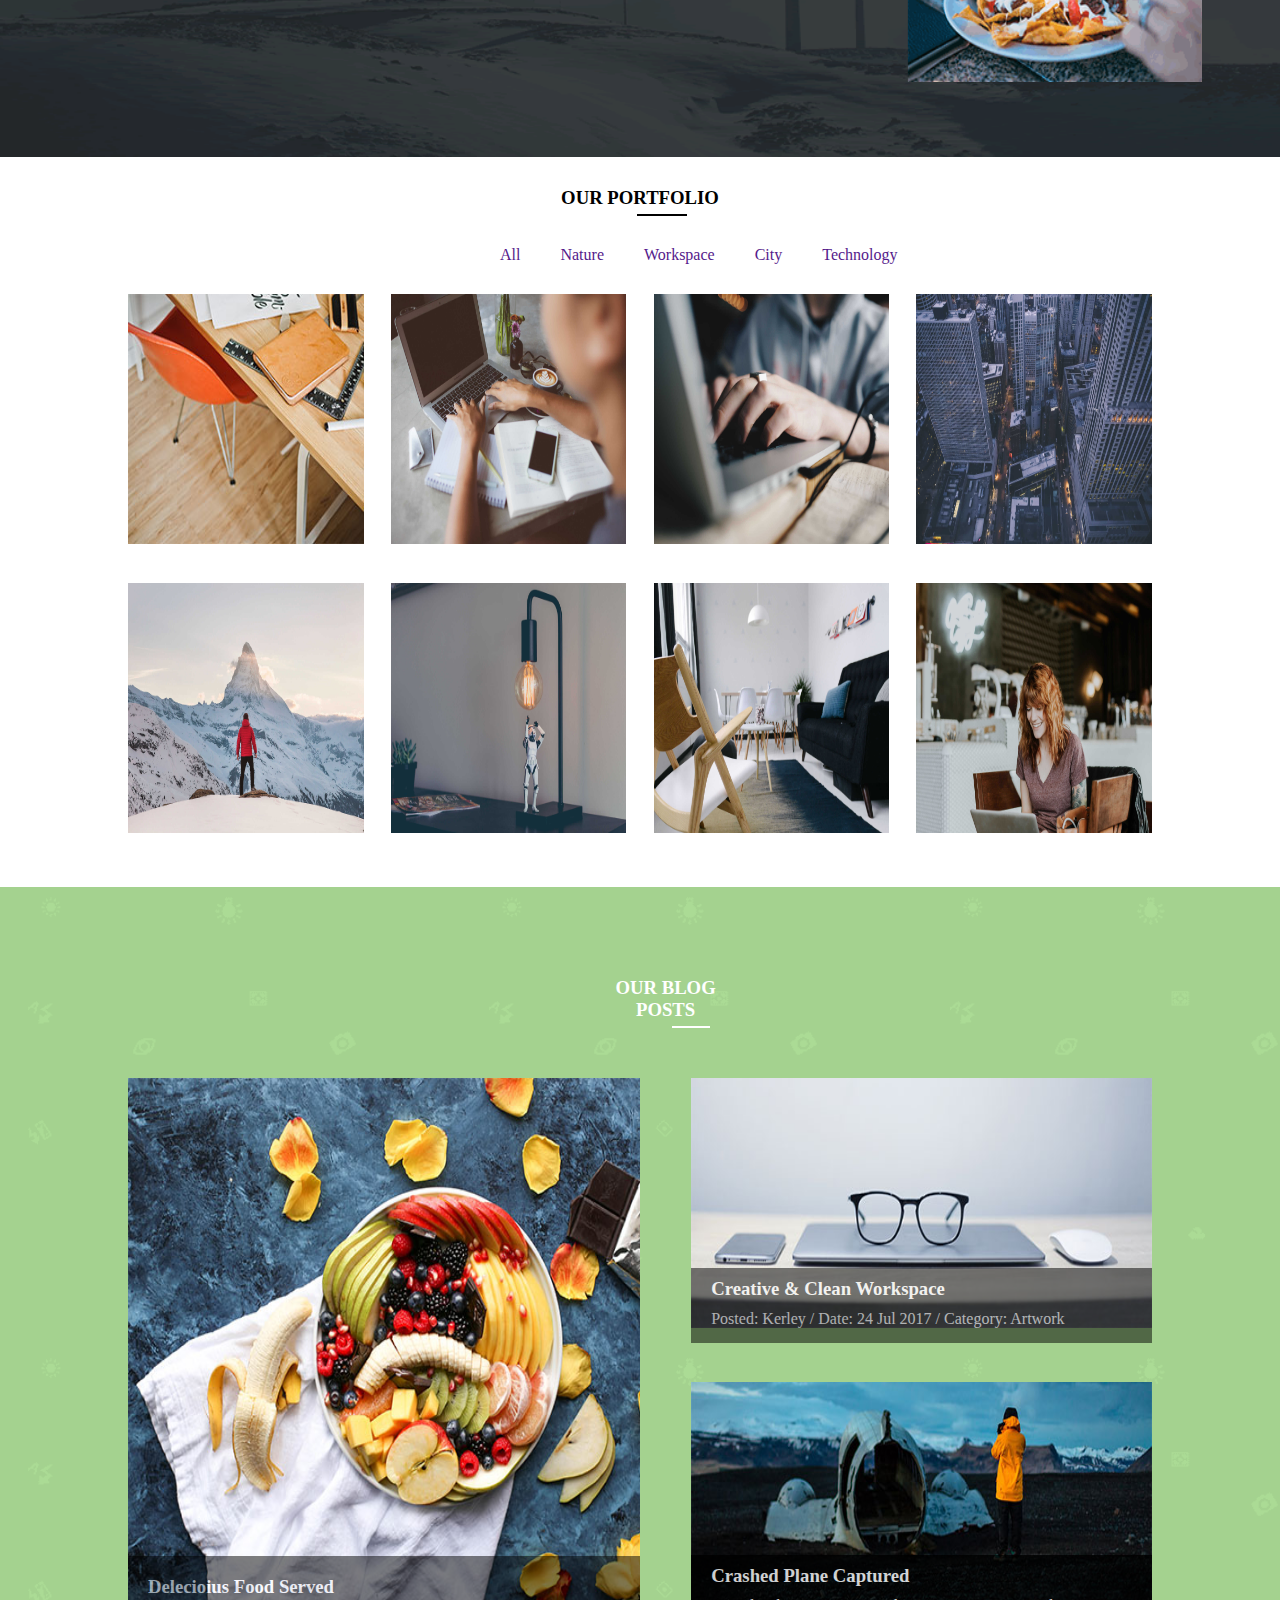
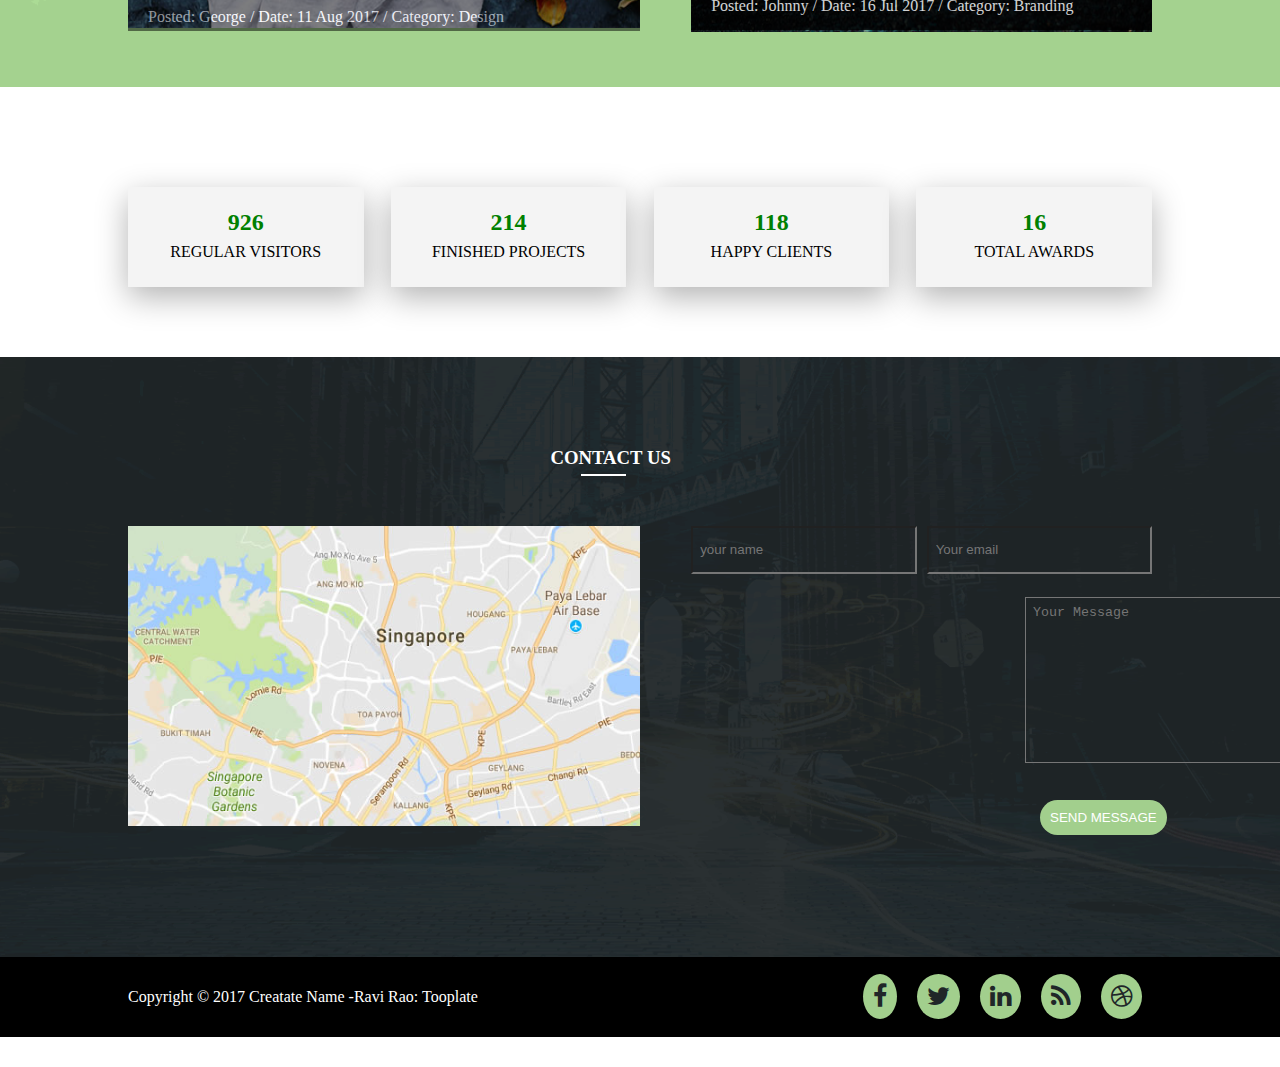
<file: Template-3/Responsive-Layout/index.html>
<!DOCTYPE html>
<html lang="en">

<head>
    <meta charset="UTF-8">
    <meta http-equiv="X-UA-Compatible" content="IE=edge">
    <meta name="viewport" content="width=device-width, initial-scale=1.0">
    <link rel="stylesheet" href="style.css">
    <link rel="stylesheet" href="https://cdnjs.cloudflare.com/ajax/libs/font-awesome/4.7.0/css/font-awesome.min.css">
    <link rel="stylesheet" href="media.css">
    <title>Metero</title>
</head>

<body>
    <header>
        <div class="header">
            <div class="mavi-manu">
                <div class="logo">
                    <a href=""><img src="images/white_logo.png" alt=""></a>
                </div>
                <div class="navigation">
                    <ul>
                        <li><a href="">HOME</a></li>
                        <li><a href="">ABOUT US</a></li>
                        <li><a href="">PORTFOLIO</a></li>
                        <li><a href="">BLOG</a></li>
                        <li><a href="">CONTACT US</a></li>
                    </ul>
                </div>
            </div>

            <div class="header-contain">
                <span>INTRODUCTION TO</span><br>
                <h1>CREATIVE METEOR</h1>
                <p>Phasellus interdum tortor sem. Quisque sit amet condimentum sem. Phasellus</p>
                <p>luctus, felis sit amet pulvinar luctus.</p>
                <button>DISCOVER MORE</button>
            </div>
        </div>
    </header>
    <section>
        <div class="title">
            <h3>WHAT WE DO</h3>
        </div>
        <div class="options">
            <div class="option-contain">
                <i class="fa fa-pencil"></i>
                <h4>Easy Customizations</h4>
                <p>Meteor is free HTML website template by Tooplate. Feel free to use this layout for your project</p>
            </div>
            <div class="option-contain">
                <i class="fa fa-lightbulb-o"></i>
                <h4>Creative Ideas</h4>
                <p>Meteor is free HTML website template by Tooplate. Feel free to use this layout for your project</p>
            </div>
            <div class="option-contain1">
                <i class="fa fa-money"></i>
                <h4>Good Profit</h4>
                <p>Meteor is free HTML website template by Tooplate. Feel free to use this layout for your project</p>
            </div>
            <div class="option-contain1">
                <i class="fa fa-bullhorn" aria-hidden="true"></i>
                <h4>Open To Publics</h4>
                <p>Meteor is free HTML website template by Tooplate. Feel free to use this layout for your project</p>
            </div>
        </div>
    </section>
    <section>
        <div class="profile">
            <div class="profile-contain">
                <div class="title">
                    <h1>New offers just arrived</h1>
                    <h1>Get it now and take profit.</h1> <br>
                    <p>Gochujang pitchfork post-ironic hammock kombucha fanny pack cronut. Raw denim chicharrones
                        semiotics af truffaut pinterest. Distillery letterpress authentic adaptogen. Meditation schlitz
                        humblebrag photo booth celiac cliche chartreuse.</p> <br>
                    <p>Pinterest 90's wolf celiac dreamcatcher listicle deep v semiotics. Intelligentsia literally
                        meggings trust fund put a bird on it. Shoreditch crucifix artisan pug shaman twee. Health goth
                        bicycle rights retro iPhone.</p> <br>
                    <button class="bt">DISCOVER MORE</button> &nbsp;&nbsp;
                    <button>PURCHASE NOW</button>
                </div>
                <div class="baner">
                    <img src="images/what-we-do-right-image.png" alt="">
                </div>
            </div>
        </div>
    </section>
    <section>
        <div class="title-2">
            <h3>OUR PORTFOLIO</h3>
        </div>
        <div class="feture">
            <ul>
                <li><a href="">All</a></li>
                <li><a href="">Nature</a></li>
                <li><a href="">Workspace</a></li>
                <li><a href="">City</a></li>
                <li><a href="">Technology</a></li>
            </ul>
        </div>
        <div class="poster-container">
            <div class="poster-main-1">
                <div class="poster-1">
                    <img src="images/slide_02.jpg" alt="">
                    <div class="pos-1">
                        <i class="fa fa-search"
                            style="font-size:30px;color:black;margin-left: 150px; margin-top: 100px; border-radius: 50%; background-color: white; padding: 10px;"></i>
                    </div>
                </div>
                <div class="poster-1">
                    <img src="images/portfolio_big_03.jpg" alt="">
                    <div class="pos-1">
                        <i class="fa fa-search"
                            style="font-size:30px;color:black;margin-left: 150px; margin-top: 100px; border-radius: 50%; background-color: white; padding: 10px;"></i>
                    </div>
                </div>
                <div class="poster-2">
                    <img src="images/portfolio_big_04.jpg" alt="">
                    <div class="pos-1">
                        <i class="fa fa-search"
                            style="font-size:30px;color:black;margin-left: 150px; margin-top: 100px; border-radius: 50%; background-color: white; padding: 10px;"></i>
                    </div>
                </div>
                <div class="poster-2">
                    <img src="images/portfolio_big_05.jpg" alt="">
                    <div class="pos-1">
                        <i class="fa fa-search"
                            style="font-size:30px;color:black;margin-left: 150px; margin-top: 100px; border-radius: 50%; background-color: white; padding: 10px;"></i>
                    </div>
                </div>
            </div>
            <div class="poster-main-2">
                <div class="poster-1">
                    <img src="images/portfolio_big_06.jpg" alt="">
                    <div class="pos-2">
                        <i class="fa fa-search"
                            style="font-size:30px;color:black;margin-left: 150px; margin-top: 100px; border-radius: 50%; background-color: white; padding: 10px;"></i>
                    </div>
                </div>
                <div class="poster-1">
                    <img src="images/portfolio_big_07.jpg" alt="">
                    <div class="pos-2">
                        <i class="fa fa-search"
                            style="font-size:30px;color:black;margin-left: 150px; margin-top: 100px; border-radius: 50%; background-color: white; padding: 10px;"></i>
                    </div>
                </div>
                <div class="poster-2">
                    <img src="images/portfolio_big_08.jpg" alt="">
                    <div class="pos-2">
                        <i class="fa fa-search"
                            style="font-size:30px;color:black;margin-left: 150px; margin-top: 100px; border-radius: 50%; background-color: white; padding: 10px;"></i>
                    </div>
                </div>
                <div class="poster-2">
                    <img src="images/portfolio_big_09.jpg" alt="">
                    <div class="pos-2">
                        <i class="fa fa-search"
                            style="font-size:30px;color:black;margin-left: 150px; margin-top: 100px; border-radius: 50%; background-color: white; padding: 10px;"></i>
                    </div>
                </div>
            </div>
        </div>
    </section>
    <section>
        <div class="blog">
            <div class="title-3">
                <h3>OUR BLOG POSTS</h3>
            </div>
            <div class="blog-poster-main">
                <div class="poster-1">
                    <img src="images/blog_01.jpg" alt="">
                    <div class="contain">
                        <h3>Delecioius Food Served</h3>
                        <p>Posted: George / Date: 11 Aug 2017 / Category: Design</p>
                    </div>
                </div>
                <div class="poster-2">
                    <img src="images/blog_02.jpg" alt="">
                    <div class="contain-2">
                        <h3>Creative & Clean Workspace</h3>
                        <p>Posted: Kerley / Date: 24 Jul 2017 / Category: Artwork</p>
                    </div>
                    <div class="poster-2-1">
                        <img src="images/blog_03.jpg" alt="">
                        <div class="contain-3">
                            <h3>Crashed Plane Captured</h3>
                            <p>Posted: Johnny / Date: 16 Jul 2017 / Category: Branding</p>
                        </div>
                    </div>
                </div>
            </div>
        </div>
    </section>
    <section>
        <div class="card">
            <div class="card-1">
                <h2>926</h2>
                <p>REGULAR VISITORS</p>
            </div>
            <div class="card-1">
                <h2>214</h2>
                <p>FINISHED PROJECTS</p>
            </div>
            <div class="card-2">
                <h2>118</h2>
                <p>HAPPY CLIENTS</p>
            </div>
            <div class="card-2">
                <h2>16</h2>
                <p>TOTAL AWARDS</p>
            </div>
        </div>
    </section>
    <section class="fotter-main">
        <div class="title-5">
            <h3>CONTACT US</h3>
        </div>
        <div class="fotter-centair">
            <div class="map">
                <img src="images/map.jpg" alt="">
            </div>
            <div class="data">
                <input type="text" id="tx1" placeholder="your name"  style="padding:7px;" >
                <input type="text" id="tx2" placeholder="Your email" style="padding: 7px;">
        </div>
        </div>
        <div class="addres">
            <address>
                    <textarea name="text" id="" cols="30" rows="10" placeholder="Your Message"  style="background: transparent; padding: 7px;"></textarea>
                </address>
            </div>
            <button class="btn">SEND MESSAGE</button>
    </section>
    <section class="bottom-main">
        <div class="footer-bottom">
            <div class="discriptioin">
                <p>Copyright © 2017 Creatate Name -Ravi Rao: Tooplate</p>
            </div>
            <div class="fotter-icon">
                <ul>
                    <li>
                        <a href=""><i class="fa fa-facebook" id="fas" ></i></a>
                    </li>
                    <li>
                        <a href=""><i class="fa fa-twitter" id="twi"></i></a>
                    </li>
                    <li>
                        <a href=""><i class="fa fa-linkedin" id="lin"></i></a>
                    </li>
                    <li>
                        <a href=""><i class="fa fa-rss" id="rs"></i></a>
                    </li>
                    <li>
                        <a href=""><i class="fa fa-dribbble" id="dri"></i></a>
                    </li>
                </ul>
            </div>
        </div>
    </section>
</body>

</html>
</file>
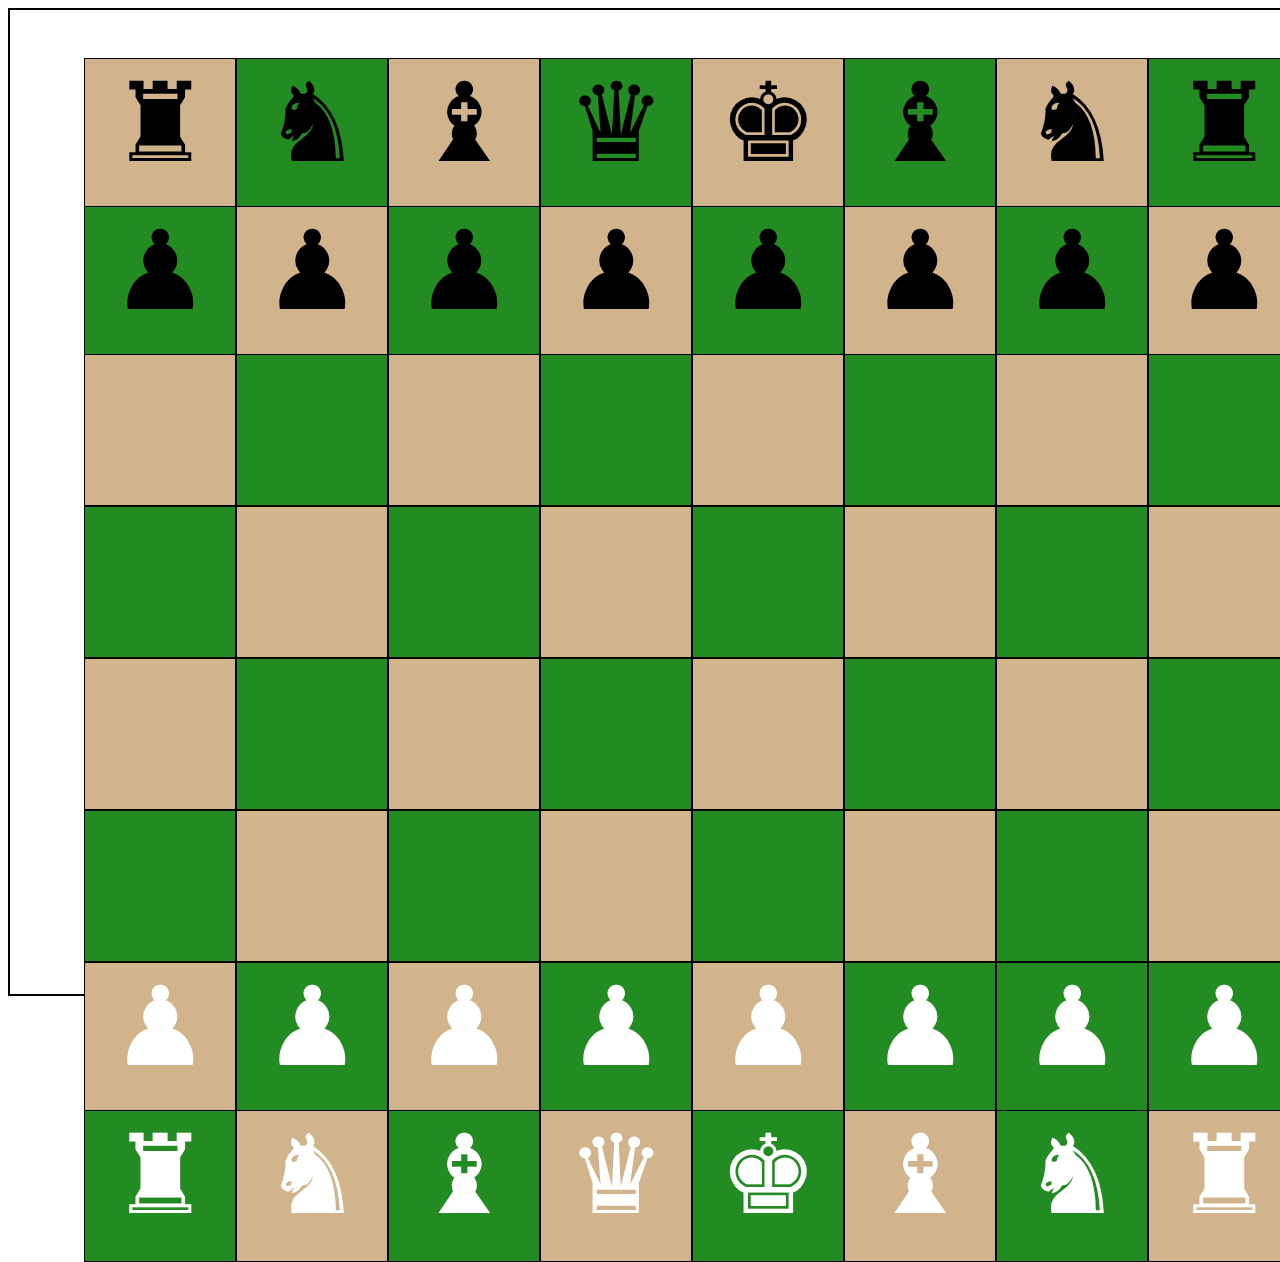
<file: Task/Chase_Board/Chase_Board.html>
<doctype>
<html>
<head>
    <title>chase bord</title>
    <style>
        .header
        {
            width: 100%;
            height: 100%;
            border: 2px solid black;
            background-color:white;
            text-align:center;
            padding: 50px;
        }
        .box
        {
            width: 150px;
            height: 150px;
            border: 1px solid black;
            display: inline-block;
            background-color: tan;
            font-size: 110px;
            text-align: center;
            margin:-2px;
        }
        .box1
        {
        background-color: forestgreen;
         /* color: black;  */
        }

    </style>
</head>
<body>
    <header class="header">
        <div>
            <div class="box">&#9820;</div>
            <div class="box box1">&#9822;</div>
            <div class="box">&#9821;</div>
            <div class="box box1">&#9819;</div>
            <div class="box">&#9818;</div>
            <div class="box box1">&#9821;</div>
            <div class="box">&#9822;</div>
            <div class="box box1">&#9820;</div>
        </div>
        <div>
            <div class="box box1">&#9823;</div>
            <div class="box">&#9823;</div>
            <div class="box box1">&#9823;</div>
            <div class="box">&#9823;</div>
            <div class="box box1">&#9823;</div>
            <div class="box">&#9823;</div>
            <div class="box box1">&#9823;</div>
            <div class="box">&#9823;</div>
        </div>
        <div>
            <div class="box"></div>
            <div class="box box1"></div>
            <div class="box"></div>
            <div class="box box1"></div>
            <div class="box"></div>
            <div class="box box1"></div>
            <div class="box"></div>
            <div class="box box1"></div>
        </div>
        <div>
            <div class="box box1"></div>
            <div class="box"></div>
            <div class="box box1"></div>
            <div class="box"></div>
            <div class="box box1"></div>
            <div class="box"></div>
            <div class="box box1"></div>
            <div class="box"></div>
        </div>
        <div>
            <div class="box"></div>
            <div class="box box1"></div>
            <div class="box"></div>
            <div class="box box1"></div>
            <div class="box"></div>
            <div class="box box1"></div>
            <div class="box"></div>
            <div class="box box1"></div>
        </div>
        <div>
            <div class="box box1"></div>
            <div class="box"></div>
            <div class="box box1"></div>
            <div class="box"></div>
            <div class="box box1"></div>
            <div class="box"></div>
            <div class="box box1"></div>
            <div class="box"></div>
        </div>
        <div>
            <div class="box" style="color:white;">&#9823;</div>
            <div class="box box1" style="color:white;">&#9823;</div>
            <div class="box" style="color:white;">&#9823;</div>
            <div class="box box1" style="color:white;">&#9823;</div>
            <div class="box" style="color:white;">&#9823;</div>
            <div class="box box1" style="color:white;">&#9823;</div>
            <div class="box box1" style="color:white;">&#9823;</div>
            <div class="box box1" style="color:white;">&#9823;</div>
        </div>
        <div>
            <div class="box box1" style="color:white;">&#9820;</div>
            <div class="box" style="color:white;">&#9822;</div>
            <div class="box box1" style="color:white;">&#9821;</div>
            <div class="box" style="color:white;">&#9819;</div>
            <div class="box box1" style="color:white;">&#9818;</div>
            <div class="box" style="color:white;">&#9821;</div>
            <div class="box box1" style="color:white;">&#9822;</div>
            <div class="box" style="color:white;">&#9820;</div>
        </div>
    </header>
</body>
</html>
</file>
<file: Bootstap_Responsive_Temp/style/index.css>
*{margin: 0; padding: 0; box-sizing: border-box;}
 h1{
  font-family: "Dancing Script", system-ui,cursive;
}
.carousel-item img{
  width: 100%;
  height: 80vh;
}
.card-body img{
  min-width: 55%;
  max-height: 250px;
}
</file>
<file: Template-2/style.css>
*
{
    margin: 0%;
    padding: 0%;
}
.navigation
{
    background-color: #f6f6f8;
    color: #878787;
}
.navigation-bar
{
    width: 60%;
    height: 60px;
    margin: auto;
    display: flex;
    justify-content: center;
    align-items: center;
    justify-content: space-between;
}
.contact
{
    display: flex;
}
.navigation-offer
{
    display: flex;   
}

ul
{
    display: flex;
    list-style: none;

}
li
{
    margin: 10px;
}
li a
{
    text-decoration: none;
    color: #878787;
}
.navi-manu
{
    width: 60%;
    margin: auto;
    margin-top: 20px;
    display: flex;
    justify-content: center;
    align-items: center;
    justify-content: space-between;
    margin-bottom: 40px;
}
.img
{
    display: flex;
    align-items: center;   
}
.img img
{
    height: 30px;
    margin-left: 90%;
}
.main-poster
{
    width: 60%;
    height:600px;
    margin: auto;
    display: flex;
    justify-content: space-between;
    /* border: 2px solid black; */
    overflow: hidden;
}
.poster-1
{
    width: 100%;
}
.poster-1 img
{
    width: 96%;
    height: 600px; 
}
.poster-1 h3
{
    position: absolute;
    top: 38%;
    left: 22%;
}
.poster-1 h1
{
    position: absolute;
    top: 41%;
    left: 22%;
}
.poster-1 span
{
    position: absolute;
    left: 22%;
    width: 20%;
    top: 46%;
}
.poster-1 button
{
    position: absolute;
    top: 53%;
    left: 22%;
    height: 40px;
    width: 8%;
    text-align: center;
    /* border: 1px solid black; */
    font-weight: bold;
    border-radius: 20px;
}
.poster-1 button:hover
{
    background-color:#56cfe1;
    border-color: #56cfe1;
    color: white;
}
.poster-right
{
     display: flex;
     flex-direction: column;
}
.poster-right-1
{
    width: 100%;
    height: 281px;
    margin-bottom: 14%;
    /* border: 2px solid black; */
    overflow: hidden;
}
.poster-right-1 img
{
    height: 283px;
}
.poster-right-1 img:hover
{
    transform: scale(1.2,1.2);
    transition: 1s ease-in-out;
}
.poster-right-1 button
{
   position: absolute;
   top: 39%;
   width: 8%;
   height: 35px;
   /* border: 1px solid black; */
   margin-left: -10%;
   background-color: white;
   color: black;
   font-weight: bold;
}
.poster-right-1 button:hover
{
    background-color:#56cfe1;
    border-color: #56cfe1;
    color: white;
    
}
.poster-right-2
{
    width: 100%;
    height: 281px;
    /* border: 2px solid black; */
    overflow: hidden;
}
.poster-right-2 img
{
    height: 283px;  
}
.poster-right-2 img:hover
{
    transform: scale(1.2,1.2);
    transition: 1s ease-in-out;
}
.poster-right-2 button
{
   position:absolute;
   top: 72%;
   width: 8%;
   height: 35px;
   border: 1px solid black;
   margin-left: -10%;
   background-color: white;
   color: black;
   font-weight: bold
}
.poster-right-2 button:hover
{
    background-color:#56cfe1;
    border-color: #56cfe1;
    color: white;
}
.main-title
{
    width: 20%;
    margin: auto;
}
.title
{
   display: flex;
   flex-direction: column;
   justify-content: center;
   margin-top: 5%;
}
.title h1
{
    display: flex;
    flex-direction:row;
}
.title h1::before,h1::after
{
    content: ' ';
    flex: 2 2;
    margin: auto;
    border-bottom: 2px solid black;
}
.title span
{
    margin: auto;
    margin-bottom: 10%;
    font-style: italic;
    color: #878787;
}
.option
{
    /* background-color: yellow; */
    width: 40%;
    margin: auto;
    /* flex-direction: column; */
}
.option ul
{
    /* width: 60%; */
    /* margin: auto; */
    display: flex;
    justify-content: center;
    align-items: center;
    width: 100%;
}
.option ul li
{
    width: 20%;
    height: 40px;
    /* line-height: 40px; */
    display: flex;
    justify-content: center;
    align-self: center;
    margin-top: 30px;
}
a
{
    padding: 12px;
    color: black;
}
.active
{
    border: 1px solid black;
    border-radius: 20px;
}
a:hover
{
    border: 1px solid black;
    border-radius: 20px;
}
.maim-gallery-1
{
    width: 60%;
    height: 520px;
    margin: auto;
    display: flex;
    justify-content: space-between;
    text-align: center;
    margin-bottom: -2%;
    position: relative;
    /* border: 1px solid black;
    background-color: cyan; */
     /* position: relative;  */
}
.gallery
{
    width: 22%;
    position: relative;
}
.mg-1
{
    display: none;
}
.gallery:hover .mg-1
{
    display: block;
    position: absolute;
    top: 0.11%;
    right: -0.5%;
    width: 100%;
    height: 400px;
    background-color:black;
    opacity: 0.2;
}
.gallery img
{
    width: 100%;
    height: 400px;
    /* border: 1px solid red; */
    margin-bottom: 10px;  
}

.gallery span
{
  font-size: 15px;
}
.gallery h6
{
    width: 40px;
    height: 20px;
    /* border: 2px solid black; */
    text-align: center;
    line-height:20px;
    background-color: orange;
    color: white;
    position: absolute;
    top: 10px;
    right:2%
}
.gallery:hover h6
{
    display: none;
}
.gallery p ,strike
{
    /* color: yellow; */
    font-size: 15px;
}

.g1-icon 
{

    display: block;
    flex-direction: column;
    color:tan;
    position: absolute;
    top:4px;
    display:none;
    width: 5%;
}
.g1-icon ul
{
    display: block;
}

.gallery:hover .g1-icon
{

    display: block;
}
.gallery button
{
    position: absolute;
    width: 12%;
    height: 40px;
    top: 35%;
    left: 5.5%;
    border-radius: 20px;
    border: none;
    color: black;
    display: none;
}
.gallery:hover button
{
    display: block;
    background-color:white;
    color: black;
    width: 42%;
    margin-left: 67px;
}
.maim-gallery-2
{
    
    width: 60%;
    height: 520px;
    margin: auto;
    display: flex;
    justify-content: space-between;
    text-align: center;
    margin-bottom: 50px;
}
.maim-gallery-2 .gallery
{
    width: 22%;
}
.maim-gallery-2 .gallery img
{
    width: 100%;
    height: 400px;
    /* border: 1px solid red; */
    margin-bottom: 10px;
    
}
.maim-gallery-2 .gallery span
{
  font-size: 15px;
}
.maim-gallery-2 .gallery p ,strike
{
    font-size: 15px;
}
.main-banner
{
    width: 60%;
    height: 300px;
    margin: auto;
    display: flex;
    justify-content: space-between;
    align-items: center;
    margin-bottom: 50px;
}
.main-banner .banner-1
{
    width: 48.5%;
    height: 300px;
    overflow: hidden;

}
.banner-1 img
{
    width: 100%;
    height: 300px;
    position: relative;
}
.banner-1 h2
{
    position: relative;  
    top: -60%;
    left: 31%;
    color: white;
}
.banner-1 span
{
    position: relative;  
    top: -60%;
    left: 31%;
    color: white;
}
.banner-1 img:hover
{
    transform: scale(1.2,1.2);
    transition: 0.8s ease-in-out;
}
.main-banner .banner-2
{
    width: 48.5%;
    height: 300px;
    overflow: hidden;
}
.banner-2 img
{
    width: 100%;
    height: 300px;
    position: relative;
}
.banner-2 img:hover
{
    transform: scale(1.2,1.2);
    transition: 0.8s ease-in-out;
}
.banner-2 h3
{
    position: relative;
    top: -63%;
    left: 37%;
    color: white;
}
.banner-2 h1
{
    position: relative;
    top: -63%;
    left: 30%;
    color: white;
    font-size: 45px;
}
.main-title-2
{
    width: 20%;
    margin: auto;
}
.main-gallery-3
{
    width: 60%;
    height: 520px;
    margin: auto;
    display: flex;
    justify-content: space-between;
    text-align: center;
    /* margin-bottom: 20px; */
}
.maim-gallery-3 .gallery
{
    width: 22%;
}
.maim-gallery-3 .gallery img
{
    width: 100%;
    height: 400px;
    /* border: 1px solid red; */
    margin-bottom: 10px;
    
}
.maim-gallery-3 .gallery span
{
  font-size: 15px;
}
.maim-gallery-3 .gallery p ,strike
{
    font-size: 15px;
}
.main-gallery-4
{
      width: 60%;
      height: 365px;
      margin: auto;
      display: flex;
      justify-content: space-between;
      /* border: 2px solid black; */
      overflow: hidden;
      margin-bottom: 70px;
}
.main-gallery-4 .gallery
{
    width: 31%;
    height: 365px;
    /* border: 2px solid black; */
    overflow: hidden;
    margin-bottom:50%;
}
.main-gallery-4 .gallery img
{
    width: 100%;
    height: 230px;
    /* border: 2px solid red; */
    overflow:hidden;
    transition: 2s ease-in-out;
    margin-bottom:5px;
}
.main-gallery-4 .gallery img:hover
{
    transform:scale(1.1,1.1);
}
.main-gallery-4 .gallery p
{
    /* color: blue; */
    font-size: 18px;
}
.main-gallery-4 .gallery span
{
    /* color: green; */
    font-size: 15px;
}
.main-gallery-5
{
    width: 60%;
    height: 200px;
    margin: auto;
    display: flex;
    justify-content: space-between;
    margin-bottom: 80px;
    /* border: 2px solid yellow; */
}
.main-gallery-5 .gallery
{
    width: 20%;
}
.main-gallery-5 .gallery img
{
    width: 100%;
    height: 220px;
}
.footer-container
{
    width: 100%;
    height: 300px;
    /* border: 2px solid black; */
    margin-top: 50px;
}
.footer-top
{
    padding: 10px;
    padding-top: 50px;
    display: flex;
    flex-direction: column;
    position: relative;
    /* border: 2px solid red; */
    background-color:#f6f6f8;
    padding-bottom: 4%;
}
.footer-top h1
{
    width: 14%;
    margin: auto;
    /* background-color: cyan; */
    margin-bottom: 15px;
}
.footer-top p
{
    width:31%;
    /* text-align: justify; */
    margin: auto;
    /* background-color: pink; */
}
input
{
    /* background-color: yellow; */
    border: 1px solid black;
    border-radius: 25px;
    width: 27%;
    height: 43px;
    margin: auto;
    margin-top: 30px; 
    /* margin-bottom: 20% */
}

.footer-container .footer-top button
{
    width: 6%;
    height: 40px;
    margin: auto;
    border: 1px solid black;
    border-radius: 30px;
    position: absolute;
    top: 54.5%;
    left: 57.7%;
    background-color:black;
    color: white;
}
.footer-container .footer-top button:hover
{
    background-color:#56cfe1;
    border-color: #56cfe1;
    color: white;
}
.footer-first
{
    height: auto;
    width: 19%; 
    /* border: 2px solid black; */
    margin-top: -3%;
}
.footer-first img
{
    width: 45%;

}
.footer-content  ul
{
    display: inline-block;
}
.footer-content  ul li
{
    padding: 5px 0px;
    color: #878787;
}
.footer-content  ul li a
{
    letter-spacing: 2px;
}
.social-icon ul li 
{
    color: #878787;
}
.footer
{
    display: flex;
    width: 60%;
    margin: auto;
    justify-content: space-between;
    align-items: center;
    margin-bottom: 50px;
}
.footer-content
{
    overflow: hidden;
}
.footer-five .footer-content ul
{
    display: flex;
    padding: 0%;
    margin: 0%;
    width: 100%;
  
}
.footer-five .footer-content ul li
{
    width: 100%;
    height: 100px;  
}
.footer-five .footer-content ul li img
{
    width: 100%;
    height: 100px;
}
.footer-five .footer-content h3
{
    margin-top: -22.5%;
    margin-bottom: 5%;
}
#img-1
{
    
    width: 25%;
    margin: 0px 8px;
    /* border: 2px solid black; */
    overflow: hidden;
    position: relative;
}
#img-1 img
{
    width: 100%; 
    transition: 2s ease-in-out;
}
#img-1:hover img
{
    transform:scale(1.1,1.1);
}
.fot-cont-icon
{
    display: none;
}
#img-1:hover .fot-cont-icon
{
    width: 86px;
    height: 102px;
    background-color:black;
    color: white;
    opacity: 0.5;
    position: absolute;
    top: 15px;
    left:9px;
     display: flex; 
    flex-direction: column;
    justify-content: center;
    align-items: center;
    display: block;  
} 

#img-2
{
    width: 25%;
    margin-right: 8px;
    overflow: hidden;
    position: relative;
}
#img-2 img
{
    width: 100%;
    transition: 2s ease-in-out;
}
#img-2:hover img
{
    transform:scale(1.1,1.1);
}
#img-2:hover .fot-cont-icon
{
    width: 86px;
    height: 102px;
    background-color:black;
    color: white;
    opacity: 0.5;
    position: absolute;
    top: 15px;
    left:9px;
     display: flex; 
    flex-direction: column;
    justify-content: center;
    align-items: center;
    display: block;  
} 
#img-3
{
    width: 25%;
    overflow: hidden;
    position: relative;
}

#img-3 img
{
    width: 100%;
    transition: 2s ease-in-out;
}
#img-3:hover img
{
    transform:scale(1.1,1.1);
}
#img-3:hover .fot-cont-icon
{
    width: 86px;
    height: 102px;
    background-color:black;
    color: white;
    opacity: 0.5;
    position: absolute;
    top: 15px;
    left:9px;
     display: flex; 
    flex-direction: column;
    justify-content: center;
    align-items: center;
    display: block;  
} 
.footer-bottom
{
    width: 100%;
    height: 50px;
    display: flex;
    justify-content: space-around;
    background-color: #f6f6f8;
    margin-bottom: 50px;
}
.footer-bottom ul li
{
    margin: 15px; 
    color: #878787;
}
.footer-bottom span
{
    margin: 15px;
}
</file>
<file: Template-3/Responsive-Layout/style.css>
*
{
    margin: 0px;
    padding: 0;
}
.header
{
    background-image: url('images/slide_01.jpg');
    background-repeat: no-repeat;
    background-size: cover;
    background-position: center;
    width: 100%;
    height: 700px;
}
.mavi-manu
{
    width: 80%;
    margin: auto;
    padding-top: 40px;
    /* position: fixed; */
    display: flex; 
    justify-content: space-between;
}
/* .mavi-manu
{

    top: 700px;
    z-index: 1;
    background-color: #f4f4f4;
} */
.logo
{
    /* width: 40%;
    margin: auto;
    border: 2px solid black; */
}
.navigation
{
    /* width: 35%;
     margin: auto; */
}
.navigation ul
{
    display: flex;
    list-style: none;
}
.navigation ul li
{
    text-align: center;
}
.navigation ul li a
{
    text-decoration:none;
    padding: 10px 20px;
}
.header-contain
{
    text-align: center;
    position: relative;
    top: 35%;
    color: white;
}
.header-contain p
{
    
    text-align: center;
    margin: 10px;
}
button
{
    margin-top: 13px;
    padding: 10px;
    border-radius: 30px;
    border: transparent;
    background-color:#a2cf8d;
    color: white;
}
.header-contain:hover button
{
    background-color: lightgreen;
}


 .title
{
    margin-top: 6%;
    margin-bottom:4%;
}
.title h3
{
    text-align: center;
    margin: auto;
    
}
.title h3::after
{
    content: ' ';
    position: relative;
    top: 0%;
    left: 0%;
    width: 4%;
    margin: auto;
    display: block;
    height: 5px;
    border-bottom: 2px solid black;
}
.options
{
    margin-top: 20px;
    width: 80%;
    margin: auto;
    height: 300px;
    display: flex;
    justify-content: space-evenly;
    
}
.option-contain1:hover
{
    background-color:#a2cf8d;
}
.option-contain:hover
{
    background-color:#a2cf8d;
}
.option-contain
{
    width: 23%;
    height: 210px;
    text-align: center;
    box-shadow: 0 10px 30px rgba(0,0,0,0.6); 
}

.option-contain h4
{
    width: 100%;
    margin: auto;
    margin-bottom: 10px;
}

.option-contain p
{
    width: 90%;
    padding: 10px;
    text-align: center;
} 
 .option-contain i
{
    font-size: 30px;
    color: green;
    padding: 20px;
}  

.option-contain1
{
    width: 23%;
    height: 210px;
    text-align: center;
    box-shadow: 0 10px 30px rgba(0,0,0,0.6); 
}

.option-contain1 h4
{
    width: 63%;
    margin: auto;
    margin-bottom: 10px;
}

.option-contain1 p
{
    width: 90%;
    padding: 10px;
    text-align: center;
} 
 .option-contain1 i
{
    font-size: 30px;
    color: green;
    padding: 20px;
}  
.profile
{
    background-image: url('images/what-we-do-bg.png');
    background-repeat: no-repeat;
    background-size: cover;
    background-position: center;
    width: 100%;
    height: 600px;
    margin-bottom: 30px;
}
.profile-contain
{
    width: 80%;
    margin: auto;
    display: flex;
    justify-content: space-between;
}
.profile-contain .title
{
    width: 50%;
    margin-top: 120px;
    color: white;
}
.profile-contain .baner
{
    width: 50%;
    margin-top: 85px;
}
.profile-contain .baner img
{
    width: 100%;
    height: 440px;
    margin-left:50px;
}
.profile-contain .title h1
{
    font-size: 30px;
}
.profile-contain .title p
{
    font-size: 17px;
}
.title .bt
{
    background-color: white;
    color: black;
}
.bt:hover
{
    background-color:black;
    color: white;
}
button:hover
{
    background-color: lightgreen;
}

.title-2
{
    width: 13%;
    text-align: center;
    margin: auto;
}
.title-2::after
{
    content: ' ';
    position: relative;
    top: 0%;
    left: 0%;
    width: 30%;
    margin-left: 80px;
    display: block;
    height: 5px;
    border-bottom: 2px solid black;
}
.feture
{
    margin-bottom: 30px;
}
.feture ul
{
   padding-top: 30px;
    width: 25%;
    margin: auto;
    display: flex;
    list-style: none;
}
.feture ul li a
{
    text-decoration: none;
    padding: 10px 20px;
}
.poster-main-1
{
    margin-top: 20px;
    width: 80%;
    margin: auto;
    /* border: 2px solid red; */
    display: flex;
    justify-content: space-between;
    margin-bottom: 35px;
}
.poster-main-1 .poster-1
{
    width: 23%;
    position: relative;
}
.poster-main-1 .poster-1 .pos-1
{

    display: none;
}
.poster-main-1 .poster-1:hover .pos-1
{
    display: block;
    opacity: 0.9;
    position: absolute;
    top: -2px;
    width: 100%;
    height: 252px;
    background-color: lightgreen;
}
.poster-main-1 .poster-1 img
{
    width: 100%;
    height: 250px;
}



.poster-main-1 .poster-2
{
    width: 23%;
    position: relative;
}
.poster-main-1 .poster-2 .pos-1
{

    display: none;
}
.poster-main-1 .poster-2:hover .pos-1
{
    display: block;
    opacity: 0.9;
    position: absolute;
    top: -2px;
    width: 100%;
    height: 252px;
    background-color: lightgreen;
}
.poster-main-1 .poster-2 img
{
    width: 100%;
    height: 250px;
}
.poster-main-2
{
    width: 80%;
    margin: auto;
    /* border: 2px solid green; */
    display: flex;
    justify-content: space-between;
    margin-bottom: 50px;
}
.poster-main-2 .poster-1
{
    width: 23%;
    position: relative;
}
.poster-main-2 .poster-1 .pos-2
{

    display: none;
}
.poster-main-2 .poster-1:hover .pos-2
{
    display: block;
    opacity: 0.9;
    position: absolute;
    top: -2px;
    width: 100%;
    height: 252px;
    background-color: lightgreen;
}
.poster-main-2 .poster-1 img
{
    width: 100%;
    height: 250px;
}
.poster-main-2
{
    width: 80%;
    margin: auto;
    /* border: 2px solid green; */
    display: flex;
    justify-content: space-between;
    margin-bottom: 50px;
}
.poster-main-2 .poster-2
{
    width: 23%;
    position: relative;
}
.poster-main-2 .poster-2 .pos-2
{

    display: none;
}
.poster-main-2 .poster-2:hover .pos-2
{
    display: block;
    opacity: 0.9;
    position: absolute;
    top: -2px;
    width: 100%;
    height: 252px;
    background-color: lightgreen;
}
.poster-main-2 .poster-2 img
{
    width: 100%;
    height: 250px;
}
.blog
{
    background-image: url('images/blog-bg.png');
    background-repeat: no-repeat;
    background-size: cover;
    background-position: center;
    width: 100%;
    height: 800px;
    margin-bottom: 100px;

}
.title-3
{
    width: 10%;
    color: white;
    margin: auto;
    text-align: center;
    margin-left: 47%;
    padding-top: 90px;
    margin-bottom: 50px;
}
.title-3::after
{
    content: ' ';
    position: relative;
    top: 0%;
    left: 0%;
    width: 30%;
    margin-left: 70px;
    display: block;
    height: 5px;
    border-bottom: 2px solid white;
}
.blog-poster-main
{
    width: 80%;
    margin: auto;
    display: flex;
    justify-content: space-between;
}
.blog-poster-main .poster-1
{
    width: 50%;
    position: relative; 
}
.blog-poster-main .poster-1 img
{
    width: 100%;
    height: 550px;
}
.blog-poster-main .poster-2
{
    width: 45%;
    position: relative;
}
.blog-poster-main .poster-2 img
{
    width: 100%;
    height: 250px;
}
.blog-poster-main .poster-2 h3
{
    margin: 10px;
    margin-left: 20px;
}
.blog-poster-main .poster-2 p
{
    margin-left: 20px;
}
.blog-poster-main .poster-2-1
{
    margin-top: 20px;
}
.blog-poster-main .poster-2 .poster-2-1 h3
{
    margin: 10px;
    margin-left: 20px;
}
.blog-poster-main .poster-2 .poster-2-1 p
{
    margin-left: 20px;
}
.blog-poster-main .poster-1 .contain
{
    position: absolute;
    top: 478px;
    background-color: black;
    /* border: 2px solid red; */
    color: white;
    opacity: 0.5;
    width: 100%;
    height: 75px;
}
.blog-poster-main .poster-1 .contain h3
{
    margin-top: 20px;
    margin-left: 20px;
}
.blog-poster-main .poster-1 .contain p
{
    margin-top: 10px;
    margin-left: 20px;
}
.blog-poster-main .poster-2 .contain-2
{
    position: absolute;
    top:190px;
    background-color: black;
    color: white;
    opacity: 0.5;
    width: 100%;
    height: 75px;
}
.blog-poster-main .poster-2 .contain h3
{
    margin-top: 20px;
    margin-left: 20px;
}
.blog-poster-main .poster-2 .contain p
{
    margin-top: 10px;
    margin-left: 20px;
}
.blog-poster-main .poster-2 .poster-2-1
{
    margin-top: 50px;
}
.blog-poster-main .poster-2 .poster-2-1 .contain-3
{
    position: absolute;
    top: 477px;
    background-color: black; 
    color: white;
    opacity: 0.8;
    width: 100%;
    height: 75px;
}
.card
{
    width: 80%;
    margin: auto;
    /* border: 2px solid black; */
    display: flex;
    justify-content: space-between;
    text-align: center;
    align-content: center;
    line-height: 30px;
    margin-bottom: 50px;
    /* flex-wrap: wrap; */

}
.card-1 h2
{
    margin-top: 20px;
    color: green;
}
.card-2 h2
{
    margin-top: 20px;
    color: green;
}
.card-3 h2
{
    margin-top: 20px;
}
.card-4 h2
{
    margin-top: 20px;
}
.card-1
{
    width: 23%;
    height: 100px;
    text-align: center;
    box-shadow: 0 10px 30px rgba(0,0,0,0.3); 
    background-color: #f4f4f4;;
    margin-bottom: 20px;
}
.card-2
{
    width: 23%;
    height: 100px;
    text-align: center;
    box-shadow: 0 10px 30px rgba(0,0,0,0.3); 
    background-color: #f4f4f4;;
    margin-bottom: 20px;
}


.fotter-main
{
    background-image: url('images/contact-bg.png');
    background-repeat: no-repeat;
    background-size: cover;
    background-position: center;
    width: 100%;
    height: 600px;
    /* margin-bottom: 50px; */
    position: relative;
}
.title-5
{
    width: 14%;
    margin: auto;
    padding-top: 90px;
    margin-bottom: 50px;
    color: white;
}
.title-5::after
{
    content: ' ';
    position: relative;
    top: 0%;
    left: -5%;
    width: 25%;
    margin-left: 40px;
    display: block;
    height: 5px;
    border-bottom: 2px solid white;
}
.fotter-centair
{
    display: flex;
    justify-content: space-between;
    width: 80%;
    margin: auto;
    /* border: 2px solid white; */
}
.map
{
    width: 50%;
}
.map img
{
    width: 100%;
    height: 300px;
}
.data
{
    width: 45%;
    height: 40px;
    /* border: 2px solid white; */
    display: flex;
    justify-content: space-between;
}
.data input
{
    width: 45%;
    height: 30px;
    background: transparent;
    /* margin-top: 20px; */
}
.addres
{

    margin-top: 20px;
    position: absolute;
    top: 220px;
    left: 1025px;
    
}
.btn
{
   position: absolute;
   top: 430px;
   left: 1040px;
}
.btn:hover button
{
    background-color: lightgreen;
}

.bottom-main
{
    width: 100%;
    height: 80px;
    background-color: black;
    margin-bottom: 30px;
}
.footer-bottom
{
    /* background-color: yellow; */
    width: 80%;
    margin: auto;
    height:80px;
    display: flex;
    justify-content: space-between;
    align-items: center;
}
.discriptioin p
{
    color: white;
}
.fotter-icon ul
{
    display: flex;
    list-style: none;
}
.fotter-icon ul a
{
    padding: 20px 10px;
    font-size: 25px;
}
#fas
{
    background-color:#a2cf8d;
    color: #202628;
    border-radius: 50%;
    padding: 10px;
}
.fotter-icon ul :hover #fas
{
    background-color:lightgreen;
}

#twi
{
    background-color:#a2cf8d;
    color: #202628;
    border-radius: 50%;
    padding: 10px;
}
.fotter-icon ul :hover #twi
{
    background-color:lightgreen;
}

#lin
{
    background-color:#a2cf8d;
    color: #202628;
    border-radius: 50%;
    padding: 10px;
}
.fotter-icon ul :hover #lin
{
    background-color:lightgreen;
}

#rs
{
    background-color:#a2cf8d;
    color: #202628;
    border-radius: 50%;
    padding: 10px;
}
.fotter-icon ul :hover #rs
{
    background-color:lightgreen;
}

#dri
{
    background-color:#a2cf8d;
    color: #202628;
    border-radius: 50%;
    padding: 10px;
}
.fotter-icon ul :hover #dri
{
    background-color:lightgreen;
}
</file>
<file: Template-3/Responsive-Layout/media.css>
@media(max-width:1024px)
{
   .profile-contain
   {
        width: 90%;
        display: flex;
        justify-content: space-evenly;
   }
   .profile-contain .title
   {
        width: 57%;
   }
   .profile-contain .baner
   {
        width: 40%;
   }
   .profile-contain .baner img
   {
        width: 100%;
        height: auto;
        margin-left: -2px;
        margin-top: 35px;
   }
   .title-2
   {
        width: 16%;
   }
   .feture ul
   {
    width: 41%;
    margin: auto;
   }
   .title-3
   {
        width: 17%;
   }
   .blog-poster-main .poster-1 .contain
   {
     font-size: 12px;
   }
   .blog-poster-main .poster-2 .contain-2
   {
     font-size: 12px;
   }
   .blog-poster-main .poster-2 .poster-2-1 .contain-3
   {
     font-size: 12px;
   }
   .fotter-main
   {
        width: 100%;
        height: 600px;
   }
   .fotter-centair
   {
    width: 80%;
   }
   .data
    {
        width: 45%;
        height: 40px;
    }
    #tx1
    {
        width: 42%;
    }
    #tx2
    {
        width: 42%;
    }
   .addres
   {
        left: 550px;
   }
   .btn
   {
        left: 550px;
   }
   

}
@media(max-width:768px)
{
    .mavi-manu
    {
       width: 100%;
       display: flex;
       justify-content: space-between;
    }
    .logo
    {
        width: 20%;
        margin: auto;
    }
    .navigation
    {
        width: 75%;
    }
    .title
    {
        width: 100%;

    }
    .title h3
    {
        text-align: center;
        display: block;
        width: 20%;
        font-size: 12px;
    }
    .title h3::after
    {
        content: ' ';
        position: relative;
        top: 0%;
        left: 0%;
        width: 30%;
        margin: auto;
        display: block;
        height: 5px;
        border-bottom: 2px solid black;
    }

    .options
    {
        margin-top: 20px;
        width: 80%;
        margin: auto;
        height: 300px;
        display: flex;
        flex-wrap: wrap;
        justify-content: space-evenly;
        margin-bottom: 50%;
    
    }
    .option-contain
    {
        margin-bottom: 18px;
        width: 35%;
        padding: 5%;
        height: 210px;
        text-align: center;
        box-shadow: 0 10px 30px rgba(0,0,0,0.6); 
    }
    .option-contain1
    {
        margin-bottom: 18px;
        width: 35%;
        padding: 5%;
        height: 210px;
        text-align: center;
        box-shadow: 0 10px 30px rgba(0,0,0,0.6); 
    }
    .profile
    {
       display: block; 
       height:auto;
    }
    .profile-contain
    {
        padding-bottom: 10px;
        display: block;
        width: 90%;
    }
    .profile-contain .title 
    {
       width: 100%;
       padding-bottom: 10px;
       margin-top: 20px;
    }
    .profile-contain .baner
    {
        display: block;
        width: 100%;
    }
    .profile-contain .baner img
    {
        margin-top: -50px;
        width: 100%;

    }
    .title-2
    {
        width: 21%;
    }
    .feture ul
    {
        width: 55%;
        margin: auto;
    }
    .poster-main-1
    {
        width: 80%;
        display: flex; 
        flex-wrap: wrap;
        justify-content:space-between;
    }
    .poster-main-1 .poster-1
    {
        width: 40%;
        margin-bottom: 30px;
    }
    .poster-main-1 .poster-2
    {
        width: 40%;
    }

    .poster-main-2
    {
        width: 80%;
        display: flex; 
        flex-wrap: wrap;
        justify-content:space-between;
    }
    .poster-main-2 .poster-1
    {
        width: 40%;
        margin-bottom: 30px;
    }
    .poster-main-2 .poster-2
    {
        width: 40%;
    }

    .blog
    {
        background-image: url('images/blog-bg.png');
        background-repeat: no-repeat;
        background-size: cover;
        background-position: center;
        width: 100%;
        height: 1200px;
        margin-bottom: 20px;
    }
    .title-3
    {
         width: 22%;
         margin: auto;
         margin-bottom: 30px;
         /* background-color: yellow; */
    }
    .blog-poster-main
    {
        width: 80%;
        display: flex;
        flex-direction: column;
    }
    .blog-poster-main .poster-1
    {
        width: 100%;
        position: relative;
        display: block;
        /* border: 2px solid yellow; */
    }
    .blog-poster-main .poster-1 img
    {
        width: 100%;
        height: 400px;
    }
    .blog-poster-main .poster-1 .contain
    {
        position: absolute;
        top: 326px;
        background-color: black;
        /* border: 2px solid red; */
        color: white;
        opacity: 0.5;
        width: 100%;
        height: 75px;
    }
    .blog-poster-main .poster-2
    {
        display: block;
        width: 100%;
        margin-top: 30px;
        position: relative;
        /* border:  2px solid yellow; */
    }
    .blog-poster-main .poster-2 .contain-2
    {
        position: absolute;
        top: 200px;
        background-color: black;
        /* border: 2px solid red; */
        color: white;
        opacity: 0.5;
        width: 100%;
        height: 75px;
    }
    .blog-poster-main .poster-2 .poster2-1
    {
        display: block;
        width: 100%;
        margin-top: 30px;
        position: relative;
    }
    .blog-poster-main .poster-2 .poster2-1 .contain-3
    {
        position: absolute;
        top: 200px;
        background-color: black;
        /* border: 2px solid red; */
        color: white;
        opacity: 0.5;
        width: 100%;
        height: 75px;  
    }
    
    .card
    {
        display: flex;
        flex-wrap: wrap;
        justify-content: space-between;
        margin-top: 90px;
        margin-bottom: 90px;
    }
    .card-1
    {
        /* display: flex;
        flex-wrap: wrap; */
        width: 46%;
    }
    .card-2
    {
        width: 46%;
    }
    .fotter-main
    {
        background-image: url('images/contact-bg.png');
        background-repeat: no-repeat;
        background-size: cover;
        background-position: center;
        width: 100%;
        height: 1000px;
        margin-bottom: 50px;
        position: relative;
    }
    .title-5
    {
         width: 22%;
    }
    .fotter-centair
    {
        display: flex;
        flex-wrap: wrap;
    }
    .map
    {
        display: block;
        width: 100%;
    } 
    .data
    {
        width: 100%;
        display: flex;
        flex-wrap: wrap;
        margin-top: 20px;
    }   
    #tx1
    {
        width: 100%;
        margin-top: 20px;
    }
    #tx2
    {
        width: 100%;
        margin-top: 25px;
    }
    .addres
    {
       position: absolute;
       left: 77px;
       top: 620px;
       margin-top: 35px;
    }
    .btn
    {
        position: absolute;
        top: 820px;
        left: 73px;
    }
    .bottom-main
    {
        width: 100%;
        height: 100px;
    }
    .footer-bottom
    {
        margin-top: -60px;
    }
    .footer-bottom
    {
        display: flex;
        flex-wrap: wrap;
        text-align: center;
        justify-content: center;
    }
    .discriptioin
    {
        width: 100%;
        margin-top: 20px;
        margin-bottom: 10px;
    }
}

@media(max-width:480px)
{
    .mavi-manu
    {
        width: 100%; 
        display: block;

    }
    .navigation ul
    {
        display: block;
        margin-top: 20px;
        margin-left: 80px;
    }
    .header-contain
    {
        margin-top: -30%;
    }
    .options
    {
        display: block;
        display: flex;
        justify-content: space-evenly;
        margin-bottom:175%;
        
    }
    .option-contain
    {

        display: block;
        width: 80%;
        height: 210px;
        text-align: center;
        box-shadow: 0 10px 30px rgba(0,0,0,0.6); 
    }
    .option-contain1
    {
        display: block;
        width: 80%;
        height: 210px;
        text-align: center;
        box-shadow: 0 10px 30px rgba(0,0,0,0.6); 
    }
    .title-2
    {
        width: 33%;
    }
    .feture ul
    {
        width: 87%;
        margin: auto;
    }
    .poster-main-1
    {
        display: block;
    }
    .poster-main-1 .poster-1
    {
        width: 100%;
    }
    .poster-main-1
    {
        display: block;
    }
    .poster-main-1 .poster-2    
    {
        width: 100%;
    }

    .poster-main-2
    {
        display: block;
    }
    .poster-main-2 .poster-1
    {
        width: 100%;
    }
    .poster-main-2
    {
        display: block;
    }
    .poster-main-2 .poster-2    
    {
        width: 100%;
    }
    .title-3
    {
        width: 35%;
    }

    .card-1
    {
        display: flex;
        flex-wrap: wrap;
        width: 100%;
        justify-content: center;
        align-items: center;  
    }
    .card-1 h2
    {
        width: 15%;
        margin-top: -50px;
        margin-left: 34px;
        margin-right: -94px;
    }
    .card-1 p
    {
        margin-top: 50px;
    } 
    
    .card-2
    {
        display: flex;
        flex-wrap: wrap;
        width: 100%;
        justify-content: center;
        align-items: center;
    }
    .card-2 h2
    {
        width: 15%;
        margin-top: -50px;
        margin-left: 9px;
        margin-right: -91px;
    }
    .card-2 p
    {
        margin-top: 50px;
    }
    .title-5
    {
        width: 26%;
    }
    .addres
    {
        margin-left: -28px;
    }
    .btn
    {
        margin-top: 20px;
        margin-left: -20px;
    }
    .fotter-icon ul a
    {
        padding: 10px 6px;
        font-size: 20px;
    }
    .discriptioin
    {
        font-size: 15px;
        margin-bottom: 15px;
    }
    #fas
{
    background-color:#a2cf8d;
    color: #202628;
    border-radius: 50%;
    padding: 7px;
}
    #twi
{
    background-color:#a2cf8d;
    color: #202628;
    border-radius: 50%;
    padding: 7px;
}
#lin
{
    background-color:#a2cf8d;
    color: #202628;
    border-radius: 50%;
    padding: 7px;
}
#rs
{
    background-color:#a2cf8d;
    color: #202628;
    border-radius: 50%;
    padding: 7px;
}
#dri
{
    background-color:#a2cf8d;
    color: #202628;
    border-radius: 50%;
    padding: 7px;
}

}
</file>
